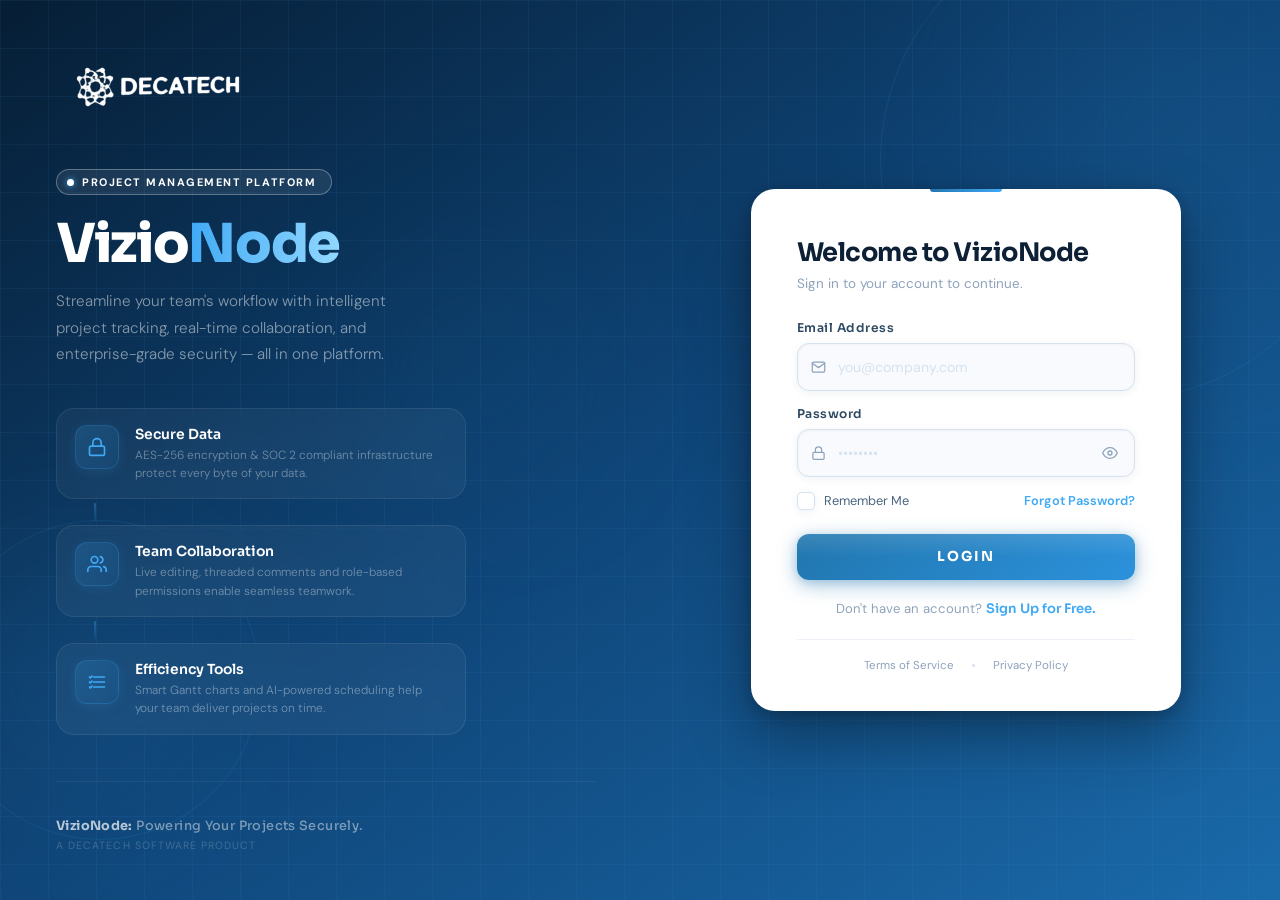
<file: index.html>
<!DOCTYPE html>
<html lang="en">
<head>
<meta charset="UTF-8">
<meta name="viewport" content="width=device-width, initial-scale=1.0">
<title>VizioNode — Login</title>
<link rel="preconnect" href="https://fonts.googleapis.com">
<link rel="preconnect" href="https://fonts.gstatic.com" crossorigin>
<link href="https://fonts.googleapis.com/css2?family=Sora:wght@300;400;500;600;700;800&family=DM+Sans:ital,opsz,wght@0,9..40,300;0,9..40,400;0,9..40,500;1,9..40,300&display=swap" rel="stylesheet">
<link rel="stylesheet" href="style.css">
</head>
<body>
<div class="split">
  <div class="blob b1"></div>
  <div class="blob b2"></div>
  <div class="blob b3"></div>
  <div class="ring ring-1"></div>
  <div class="ring ring-2"></div>

<!-- ══════════════ LEFT ══════════════ -->
<div class="left">

  <div class="logo-row">
    <div class="logo-box">
      <img src="sitelogo.png" alt="DECATECH Logo">
    </div>
  </div>

  <div class="left-center">
    <div class="badge">
      <div class="badge-dot"></div>
      <span class="badge-text">Project Management Platform</span>
    </div>
    <h1 class="app-title">Vizio<span class="gradient">Node</span></h1>
    <p class="app-desc">Streamline your team's workflow with intelligent project tracking, real-time collaboration, and enterprise-grade security — all in one platform.</p>

    <div class="features">
      <div class="feat-item">
        <div class="feat-icon">
          <svg viewBox="0 0 24 24" fill="none" stroke="currentColor" stroke-width="2" stroke-linecap="round" stroke-linejoin="round"><rect x="3" y="11" width="18" height="11" rx="2"/><path d="M7 11V7a5 5 0 0 1 10 0v4"/></svg>
        </div>
        <div class="feat-body">
          <div class="feat-title">Secure Data</div>
          <div class="feat-desc">AES-256 encryption &amp; SOC 2 compliant infrastructure protect every byte of your data.</div>
        </div>
      </div>
      <div class="connector"><div class="connector-line"></div></div>
      <div class="feat-item">
        <div class="feat-icon">
          <svg viewBox="0 0 24 24" fill="none" stroke="currentColor" stroke-width="2" stroke-linecap="round" stroke-linejoin="round"><path d="M17 21v-2a4 4 0 0 0-4-4H5a4 4 0 0 0-4 4v2"/><circle cx="9" cy="7" r="4"/><path d="M23 21v-2a4 4 0 0 0-3-3.87"/><path d="M16 3.13a4 4 0 0 1 0 7.75"/></svg>
        </div>
        <div class="feat-body">
          <div class="feat-title">Team Collaboration</div>
          <div class="feat-desc">Live editing, threaded comments and role-based permissions enable seamless teamwork.</div>
        </div>
      </div>
      <div class="connector"><div class="connector-line"></div></div>
      <div class="feat-item">
        <div class="feat-icon">
          <svg viewBox="0 0 24 24" fill="none" stroke="currentColor" stroke-width="2" stroke-linecap="round" stroke-linejoin="round"><line x1="8" y1="6" x2="21" y2="6"/><line x1="8" y1="12" x2="21" y2="12"/><line x1="8" y1="18" x2="21" y2="18"/><polyline points="3 6 4 7 6 5"/><polyline points="3 12 4 13 6 11"/><polyline points="3 18 4 19 6 17"/></svg>
        </div>
        <div class="feat-body">
          <div class="feat-title">Efficiency Tools</div>
          <div class="feat-desc">Smart Gantt charts and AI-powered scheduling help your team deliver projects on time.</div>
        </div>
      </div>
    </div>
  </div>

  <div class="left-footer">
    <p class="tagline"><strong>VizioNode:</strong> Powering Your Projects Securely.</p>
    <p class="product-of">A DECATECH Software Product</p>
  </div>
</div>

<!-- ══════════════ RIGHT ══════════════ -->
<div class="right">
  <div class="login-card">
    <div class="card-header">
      <h2 class="card-title">Welcome to VizioNode</h2>
      <p class="card-subtitle">Sign in to your account to continue.</p>
    </div>

    <div class="form-group">
      <label class="form-label" for="username">Email Address</label>
      <div class="input-wrap">
        <span class="input-icon">
          <svg viewBox="0 0 24 24" fill="none" stroke="currentColor" stroke-width="2" stroke-linecap="round" stroke-linejoin="round"><path d="M4 4h16c1.1 0 2 .9 2 2v12c0 1.1-.9 2-2 2H4c-1.1 0-2-.9-2-2V6c0-1.1.9-2 2-2z"/><polyline points="22,6 12,13 2,6"/></svg>
        </span>
        <input type="text" id="username" name="email" placeholder="you@company.com" autocomplete="username">
      </div>
    </div>

    <div class="form-group">
      <label class="form-label" for="password">Password</label>
      <div class="input-wrap">
        <span class="input-icon">
          <svg viewBox="0 0 24 24" fill="none" stroke="currentColor" stroke-width="2" stroke-linecap="round" stroke-linejoin="round"><rect x="3" y="11" width="18" height="11" rx="2"/><path d="M7 11V7a5 5 0 0 1 10 0v4"/></svg>
        </span>
        <input type="password" id="password" name="password" placeholder="••••••••" autocomplete="current-password">
        <button class="toggle-pass" id="togglePass" type="button" aria-label="Şifreyi göster">
          <svg id="eyeOn" viewBox="0 0 24 24" fill="none" stroke="currentColor" stroke-width="2" stroke-linecap="round" stroke-linejoin="round"><path d="M1 12s4-8 11-8 11 8 11 8-4 8-11 8-11-8-11-8z"/><circle cx="12" cy="12" r="3"/></svg>
          <svg id="eyeOff" style="display:none" viewBox="0 0 24 24" fill="none" stroke="currentColor" stroke-width="2" stroke-linecap="round" stroke-linejoin="round"><path d="M17.94 17.94A10.07 10.07 0 0 1 12 20c-7 0-11-8-11-8a18.45 18.45 0 0 1 5.06-5.94"/><path d="M9.9 4.24A9.12 9.12 0 0 1 12 4c7 0 11 8 11 8a18.5 18.5 0 0 1-2.16 3.19"/><line x1="1" y1="1" x2="23" y2="23"/></svg>
        </button>
      </div>
    </div>

    <div class="form-row">
      <label class="checkbox-label">
        <input type="checkbox" id="remember" name="remember" value="1">
        <div class="custom-check">
          <svg viewBox="0 0 12 12" fill="none" stroke="currentColor" stroke-width="2.5" stroke-linecap="round" stroke-linejoin="round"><polyline points="2 6 5 9 10 3"/></svg>
        </div>
        <span class="checkbox-text">Remember Me</span>
      </label>
      <a href="#" class="forgot-link">Forgot Password?</a>
    </div>

    <button class="btn-login" type="submit">LOGIN</button>

    <div class="signup-row">
      <p>Don't have an account? <a href="#" class="signup-link">Sign Up for Free.</a></p>
    </div>

    <div class="card-footer">
      <a href="#" class="policy-link">Terms of Service</a>
      <div class="footer-sep"></div>
      <a href="#" class="policy-link">Privacy Policy</a>
    </div>
  </div>
</div>

</div>
<script src="script.js"></script>
</body>
</html>
</file>
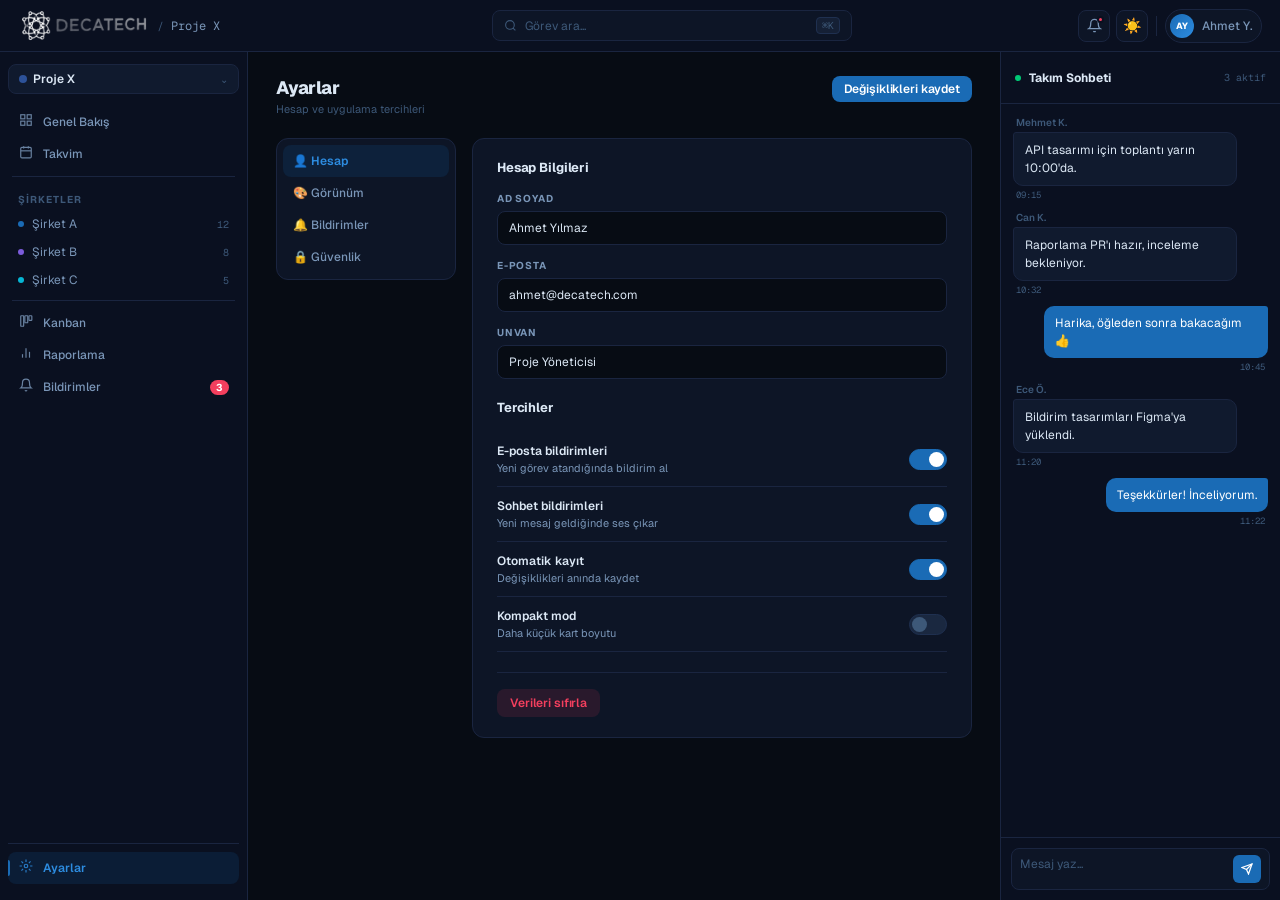
<file: ayarlar.html>
<!DOCTYPE html>
<html lang="tr">
<head>
<meta charset="UTF-8">
<meta name="viewport" content="width=device-width, initial-scale=1.0">
<title>Ayarlar — DECATECH</title>
<link rel="stylesheet" href="shared.css">
<link href="https://fonts.googleapis.com/css2?family=Geist:wght@300;400;500;600;700;800;900&family=Geist+Mono:wght@400;500;600&display=swap" rel="stylesheet">
</head>
<body>
<header class="topbar">
  <div class="logo-wrap">
    <img class="logo-img" src="[data-uri]" alt="DECATECH">
    <span class="logo-sep">/</span>
    <span class="logo-proj" id="topbarProjName">Proje X</span>
  </div>
  <div class="topbar-center">
    <div class="search-field">
      <svg width="13" height="13" viewBox="0 0 24 24" fill="none" stroke="currentColor" stroke-width="2" style="color:var(--text3);flex-shrink:0"><circle cx="11" cy="11" r="8"/><path d="m21 21-4.35-4.35"/></svg>
      <input type="text" placeholder="Görev ara..." id="searchInput" oninput="typeof handleSearch!=='undefined'&&handleSearch(this.value)">
      <div class="search-kbd">⌘K</div>
    </div>
  </div>
  <div class="topbar-right">
    <div class="tb-btn" onclick="window.location='bildirimler.html'" title="Bildirimler">
      <svg width="15" height="15" viewBox="0 0 24 24" fill="none" stroke="currentColor" stroke-width="2"><path d="M18 8A6 6 0 0 0 6 8c0 7-3 9-3 9h18s-3-2-3-9"/><path d="M13.73 21a2 2 0 0 1-3.46 0"/></svg>
      <div class="tb-notif-dot" id="notifDot"></div>
    </div>
    <div class="theme-toggle" id="themeToggleBtn" onclick="toggleTheme()" title="Tema değiştir">🌙</div>
    <div class="topbar-divider"></div>
    <div class="user-pill"><div class="user-av" id="userPillAv">AY</div><div class="user-name" id="userPillName">Ahmet Y.</div></div>
  </div>
</header>
<div class="layout">
<aside class="sidebar">
  <div class="proj-switcher-row" onclick="toggleProjDD()">
    <div class="proj-color-dot" id="projColorDot" style="background:var(--accent2)"></div>
    <div class="proj-switcher-name" id="sidebarProjName">Proje X</div>
    <div class="proj-switcher-chevron" id="projChevron">⌄</div>
  </div>
  <div class="proj-dropdown" id="projDD">
    <div id="projDDList"></div>
    <div class="pd-divider"></div>
    <div class="pd-add" onclick="openProjModal()">＋ Yeni proje</div>
  </div>
  <a class="nav-item" href="index.html" id="nav-genel"><span class="nav-icon"><svg width="14" height="14" viewBox="0 0 24 24" fill="none" stroke="currentColor" stroke-width="2"><rect x="3" y="3" width="7" height="7"/><rect x="14" y="3" width="7" height="7"/><rect x="14" y="14" width="7" height="7"/><rect x="3" y="14" width="7" height="7"/></svg></span>Genel Bakış</a>
  <a class="nav-item" href="takvim.html" id="nav-takvim"><span class="nav-icon"><svg width="14" height="14" viewBox="0 0 24 24" fill="none" stroke="currentColor" stroke-width="2"><rect x="3" y="4" width="18" height="18" rx="2"/><line x1="16" y1="2" x2="16" y2="6"/><line x1="8" y1="2" x2="8" y2="6"/><line x1="3" y1="10" x2="21" y2="10"/></svg></span>Takvim</a>
  <div class="sidebar-divider"></div>
  <div class="nav-section">Şirketler</div>
  <div class="company-item"><div class="company-dot" style="background:var(--accent2)"></div><div class="company-label">Şirket A</div><div class="company-count">12</div></div>
  <div class="company-item"><div class="company-dot" style="background:var(--violet)"></div><div class="company-label">Şirket B</div><div class="company-count">8</div></div>
  <div class="company-item"><div class="company-dot" style="background:var(--cyan)"></div><div class="company-label">Şirket C</div><div class="company-count">5</div></div>
  <div class="sidebar-divider"></div>
  <a class="nav-item" href="kanban.html" id="nav-kanban"><span class="nav-icon"><svg width="14" height="14" viewBox="0 0 24 24" fill="none" stroke="currentColor" stroke-width="2"><rect x="3" y="3" width="5" height="18" rx="1"/><rect x="10" y="3" width="5" height="12" rx="1"/><rect x="17" y="3" width="5" height="8" rx="1"/></svg></span>Kanban</a>
  <a class="nav-item" href="raporlama.html" id="nav-raporlama"><span class="nav-icon"><svg width="14" height="14" viewBox="0 0 24 24" fill="none" stroke="currentColor" stroke-width="2"><line x1="18" y1="20" x2="18" y2="10"/><line x1="12" y1="20" x2="12" y2="4"/><line x1="6" y1="20" x2="6" y2="14"/></svg></span>Raporlama</a>
  <a class="nav-item" href="bildirimler.html" id="nav-bildirimler"><span class="nav-icon"><svg width="14" height="14" viewBox="0 0 24 24" fill="none" stroke="currentColor" stroke-width="2"><path d="M18 8A6 6 0 0 0 6 8c0 7-3 9-3 9h18s-3-2-3-9"/><path d="M13.73 21a2 2 0 0 1-3.46 0"/></svg></span>Bildirimler<span class="nav-badge" id="navBadge">0</span></a>
  <div class="sidebar-footer">
    <a class="nav-item" href="ayarlar.html" id="nav-ayarlar"><span class="nav-icon"><svg width="14" height="14" viewBox="0 0 24 24" fill="none" stroke="currentColor" stroke-width="2"><circle cx="12" cy="12" r="3"/><path d="M12 1v4M12 19v4M4.22 4.22l2.83 2.83M16.95 16.95l2.83 2.83M1 12h4M19 12h4M4.22 19.78l2.83-2.83M16.95 7.05l2.83-2.83"/></svg></span>Ayarlar</a>
  </div>
</aside>
<main class="main"><div class="page">

<div class="pg-header">
  <div><div class="pg-title">Ayarlar</div><div class="pg-sub">Hesap ve uygulama tercihleri</div></div>
  <button class="btn btn-primary btn-sm" onclick="saveSettings()">Değişiklikleri kaydet</button>
</div>
<div class="settings-layout">
  <div class="settings-nav">
    <div class="settings-nav-item active">👤 Hesap</div>
    <div class="settings-nav-item">🎨 Görünüm</div>
    <div class="settings-nav-item">🔔 Bildirimler</div>
    <div class="settings-nav-item">🔒 Güvenlik</div>
  </div>
  <div class="settings-content">
    <div class="settings-group-title">Hesap Bilgileri</div>
    <div class="field-row"><label class="field-label">Ad Soyad</label><input class="field-input" type="text" id="stgName" placeholder="Ad Soyad"></div>
    <div class="field-row"><label class="field-label">E-posta</label><input class="field-input" type="email" id="stgEmail" placeholder="E-posta"></div>
    <div class="field-row"><label class="field-label">Unvan</label><input class="field-input" type="text" id="stgRole" placeholder="Unvan"></div>
    <div class="settings-group-title" style="margin-top:20px">Tercihler</div>
    <div class="toggle-row"><div class="toggle-info"><div class="toggle-title">E-posta bildirimleri</div><div class="toggle-desc">Yeni görev atandığında bildirim al</div></div><div class="toggle-switch on" onclick="this.classList.toggle('on')"></div></div>
    <div class="toggle-row"><div class="toggle-info"><div class="toggle-title">Sohbet bildirimleri</div><div class="toggle-desc">Yeni mesaj geldiğinde ses çıkar</div></div><div class="toggle-switch on" onclick="this.classList.toggle('on')"></div></div>
    <div class="toggle-row"><div class="toggle-info"><div class="toggle-title">Otomatik kayıt</div><div class="toggle-desc">Değişiklikleri anında kaydet</div></div><div class="toggle-switch on" onclick="this.classList.toggle('on')"></div></div>
    <div class="toggle-row"><div class="toggle-info"><div class="toggle-title">Kompakt mod</div><div class="toggle-desc">Daha küçük kart boyutu</div></div><div class="toggle-switch" onclick="this.classList.toggle('on')"></div></div>
    <div style="margin-top:20px;padding-top:16px;border-top:1px solid var(--border)">
      <button class="btn btn-danger btn-sm" onclick="if(confirm('Tüm veriler silinecek!')){{localStorage.clear();window.location.reload()}}">Verileri sıfırla</button>
    </div>
  </div>
</div>

</div></main>
<aside class="chat">
  <div class="chat-header"><div class="chat-status-dot"></div><div class="chat-header-title">Takım Sohbeti</div><div class="chat-members">3 aktif</div></div>
  <div class="chat-msgs" id="chatMsgs"></div>
  <div class="chat-input-area"><div class="chat-input-box">
    <textarea class="chat-input" id="chatInput" placeholder="Mesaj yaz..." rows="1" onkeydown="if(event.key==='Enter'&&!event.shiftKey){event.preventDefault();sendMsg()}"></textarea>
    <button class="chat-send" onclick="sendMsg()"><svg width="12" height="12" viewBox="0 0 24 24" fill="none" stroke="currentColor" stroke-width="2.5"><line x1="22" y1="2" x2="11" y2="13"/><polygon points="22 2 15 22 11 13 2 9 22 2"/></svg></button>
  </div></div>
</aside>
</div>
<div class="modal-backdrop" id="projModalBg">
  <div class="modal">
    <div class="modal-header"><div class="modal-title">Yeni Proje</div><div class="modal-close" onclick="closeProjModal()">✕</div></div>
    <div class="field-row"><label class="field-label">Ad *</label><input class="field-input" type="text" id="pName" placeholder="Proje adı..."></div>
    <div class="field-row"><label class="field-label">Renk</label><select class="field-select" id="pColor"><option value="#2d5299">Lacivert</option><option value="#8b5cf6">Mor</option><option value="#00c875">Yeşil</option><option value="#f59e0b">Amber</option><option value="#f43f5e">Kırmızı</option></select></div>
    <div class="modal-footer"><button class="btn btn-ghost btn-sm" onclick="closeProjModal()">İptal</button><button class="btn btn-primary btn-sm" onclick="createProj()">Oluştur</button></div>
  </div>
</div>
<div class="modal-backdrop" id="taskModalBg">
  <div class="modal">
    <div class="modal-header"><div class="modal-title" id="taskModalTitle">Yeni Görev</div><div class="modal-close" onclick="closeTaskModal()">✕</div></div>
    <div class="field-row"><label class="field-label">Başlık *</label><input class="field-input" type="text" id="mTitle" placeholder="Görev başlığı..."></div>
    <div class="field-row"><label class="field-label">Açıklama</label><textarea class="field-textarea" id="mDesc"></textarea></div>
    <div class="field-grid2">
      <div class="field-row"><label class="field-label">Kategori</label><select class="field-select" id="mTag"><option value="pill-blue">Frontend</option><option value="pill-violet">Backend</option><option value="pill-green">Tasarım</option><option value="pill-amber">DevOps</option><option value="pill-red">Kritik</option><option value="pill-cyan">Araştırma</option></select></div>
      <div class="field-row"><label class="field-label">Öncelik</label><select class="field-select" id="mPriority"><option value="pill-green">Düşük</option><option value="pill-amber">Orta</option><option value="pill-red">Yüksek</option></select></div>
    </div>
    <div class="field-grid2">
      <div class="field-row"><label class="field-label">Sorumlu</label><input class="field-input" type="text" id="mAssignee" placeholder="ör: AY"></div>
      <div class="field-row"><label class="field-label">Sütun</label><select class="field-select" id="mCol"><option value="todo">Yapılacak</option><option value="doing">Devam Ediyor</option><option value="done">Tamamlandı</option></select></div>
    </div>
    <div class="modal-footer"><button class="btn btn-ghost btn-sm" onclick="closeTaskModal()">İptal</button><button class="btn btn-primary btn-sm" onclick="saveTask()">Kaydet</button></div>
  </div>
</div>
<div class="toast-stack" id="toastStack"></div>
<script src="shared.js"></script>
<script>
document.getElementById('nav-ayarlar').classList.add('active');
function openProjModal(){document.getElementById('projDD').classList.remove('show');document.getElementById('pName').value='';document.getElementById('projModalBg').classList.add('open')}
function closeProjModal(){document.getElementById('projModalBg').classList.remove('open')}
function createProj(){
  const name=document.getElementById('pName').value.trim();
  if(!name){toast('Proje adı gerekli!','error');return}
  const color=document.getElementById('pColor').value;
  const projs=ST.projects;projs.push({id:'p'+Date.now(),name,color});
  ST.setProjects(projs);ST.setActiveProj(projs[projs.length-1].id);
  renderProjDD();closeProjModal();toast(name+' oluşturuldu','success');
}
['projModalBg','taskModalBg'].forEach(id=>{document.getElementById(id)?.addEventListener('click',e=>{if(e.target===e.currentTarget)document.getElementById(id).classList.remove('open')});});

function loadSettings() {
  const info = getUserInfo();
  document.getElementById('stgName').value  = info.name;
  document.getElementById('stgEmail').value = info.email;
  document.getElementById('stgRole').value  = info.role;
}
function saveSettings() {
  const name = document.getElementById('stgName').value.trim();
  if (!name) { toast('Ad Soyad boş bırakılamaz!', 'error'); return; }
  const info = {
    name:  name,
    email: document.getElementById('stgEmail').value.trim(),
    role:  document.getElementById('stgRole').value.trim(),
  };
  setUserInfo(info);
  renderUserPill();
  toast('Ayarlar kaydedildi ✓', 'success');
}

applyTheme(getTheme());renderProjDD();renderChat();updateBadge();renderUserPill();loadSettings();
</script>
</body></html>
</file>
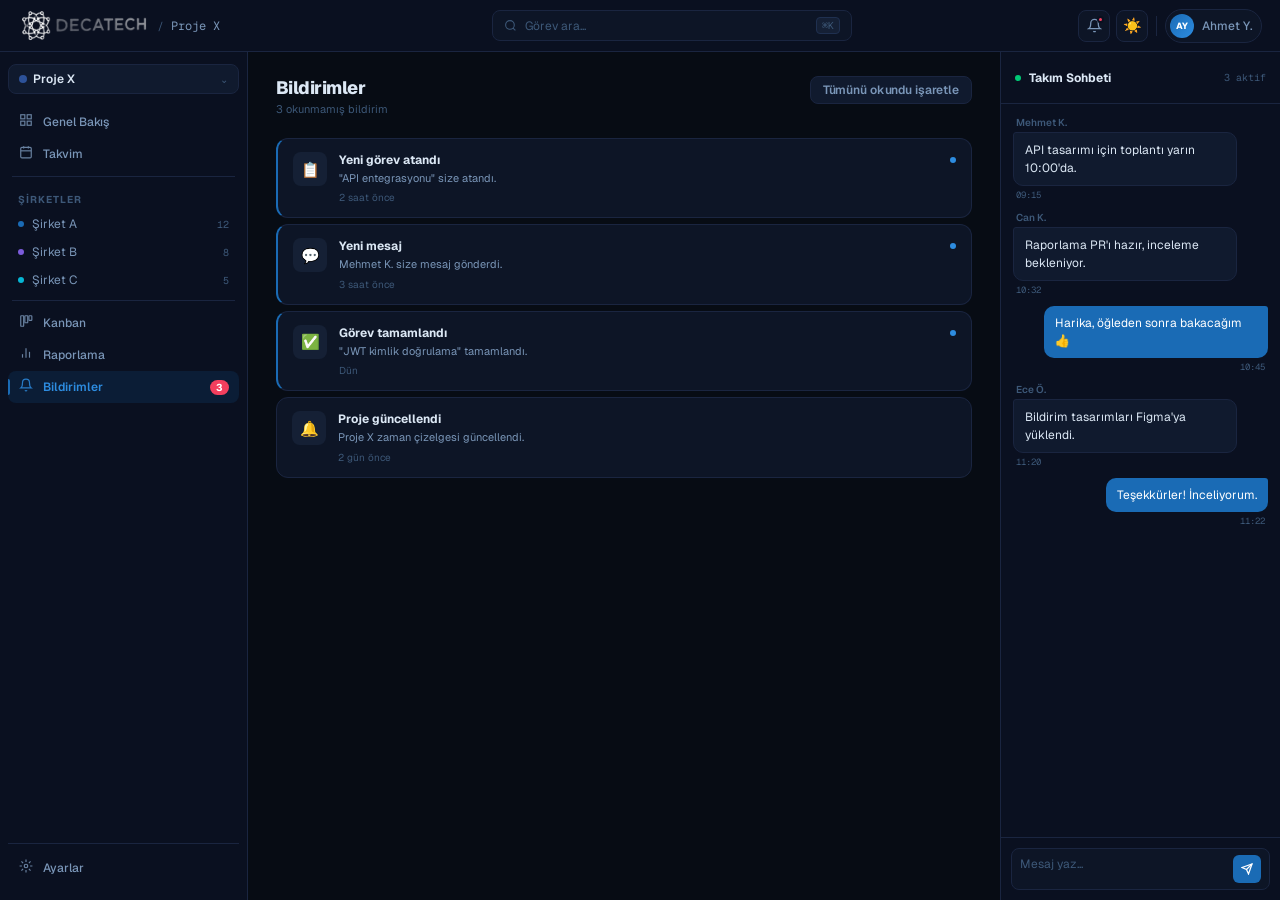
<file: bildirimler.html>
<!DOCTYPE html>
<html lang="tr">
<head>
<meta charset="UTF-8">
<meta name="viewport" content="width=device-width, initial-scale=1.0">
<title>Bildirimler — DECATECH</title>
<link rel="stylesheet" href="shared.css">
<link href="https://fonts.googleapis.com/css2?family=Geist:wght@300;400;500;600;700;800;900&family=Geist+Mono:wght@400;500;600&display=swap" rel="stylesheet">
</head>
<body>
<header class="topbar">
  <div class="logo-wrap">
    <img class="logo-img" src="[data-uri]" alt="DECATECH">
    <span class="logo-sep">/</span>
    <span class="logo-proj" id="topbarProjName">Proje X</span>
  </div>
  <div class="topbar-center">
    <div class="search-field">
      <svg width="13" height="13" viewBox="0 0 24 24" fill="none" stroke="currentColor" stroke-width="2" style="color:var(--text3);flex-shrink:0"><circle cx="11" cy="11" r="8"/><path d="m21 21-4.35-4.35"/></svg>
      <input type="text" placeholder="Görev ara..." id="searchInput" oninput="typeof handleSearch!=='undefined'&&handleSearch(this.value)">
      <div class="search-kbd">⌘K</div>
    </div>
  </div>
  <div class="topbar-right">
    <div class="tb-btn" onclick="window.location='bildirimler.html'" title="Bildirimler">
      <svg width="15" height="15" viewBox="0 0 24 24" fill="none" stroke="currentColor" stroke-width="2"><path d="M18 8A6 6 0 0 0 6 8c0 7-3 9-3 9h18s-3-2-3-9"/><path d="M13.73 21a2 2 0 0 1-3.46 0"/></svg>
      <div class="tb-notif-dot" id="notifDot"></div>
    </div>
    <div class="theme-toggle" id="themeToggleBtn" onclick="toggleTheme()" title="Tema değiştir">🌙</div>
    <div class="topbar-divider"></div>
    <div class="user-pill"><div class="user-av" id="userPillAv">AY</div><div class="user-name" id="userPillName">Ahmet Y.</div></div>
  </div>
</header>
<div class="layout">
<aside class="sidebar">
  <div class="proj-switcher-row" onclick="toggleProjDD()">
    <div class="proj-color-dot" id="projColorDot" style="background:var(--accent2)"></div>
    <div class="proj-switcher-name" id="sidebarProjName">Proje X</div>
    <div class="proj-switcher-chevron" id="projChevron">⌄</div>
  </div>
  <div class="proj-dropdown" id="projDD">
    <div id="projDDList"></div>
    <div class="pd-divider"></div>
    <div class="pd-add" onclick="openProjModal()">＋ Yeni proje</div>
  </div>
  <a class="nav-item" href="index.html" id="nav-genel"><span class="nav-icon"><svg width="14" height="14" viewBox="0 0 24 24" fill="none" stroke="currentColor" stroke-width="2"><rect x="3" y="3" width="7" height="7"/><rect x="14" y="3" width="7" height="7"/><rect x="14" y="14" width="7" height="7"/><rect x="3" y="14" width="7" height="7"/></svg></span>Genel Bakış</a>
  <a class="nav-item" href="takvim.html" id="nav-takvim"><span class="nav-icon"><svg width="14" height="14" viewBox="0 0 24 24" fill="none" stroke="currentColor" stroke-width="2"><rect x="3" y="4" width="18" height="18" rx="2"/><line x1="16" y1="2" x2="16" y2="6"/><line x1="8" y1="2" x2="8" y2="6"/><line x1="3" y1="10" x2="21" y2="10"/></svg></span>Takvim</a>
  <div class="sidebar-divider"></div>
  <div class="nav-section">Şirketler</div>
  <div class="company-item"><div class="company-dot" style="background:var(--accent2)"></div><div class="company-label">Şirket A</div><div class="company-count">12</div></div>
  <div class="company-item"><div class="company-dot" style="background:var(--violet)"></div><div class="company-label">Şirket B</div><div class="company-count">8</div></div>
  <div class="company-item"><div class="company-dot" style="background:var(--cyan)"></div><div class="company-label">Şirket C</div><div class="company-count">5</div></div>
  <div class="sidebar-divider"></div>
  <a class="nav-item" href="kanban.html" id="nav-kanban"><span class="nav-icon"><svg width="14" height="14" viewBox="0 0 24 24" fill="none" stroke="currentColor" stroke-width="2"><rect x="3" y="3" width="5" height="18" rx="1"/><rect x="10" y="3" width="5" height="12" rx="1"/><rect x="17" y="3" width="5" height="8" rx="1"/></svg></span>Kanban</a>
  <a class="nav-item" href="raporlama.html" id="nav-raporlama"><span class="nav-icon"><svg width="14" height="14" viewBox="0 0 24 24" fill="none" stroke="currentColor" stroke-width="2"><line x1="18" y1="20" x2="18" y2="10"/><line x1="12" y1="20" x2="12" y2="4"/><line x1="6" y1="20" x2="6" y2="14"/></svg></span>Raporlama</a>
  <a class="nav-item" href="bildirimler.html" id="nav-bildirimler"><span class="nav-icon"><svg width="14" height="14" viewBox="0 0 24 24" fill="none" stroke="currentColor" stroke-width="2"><path d="M18 8A6 6 0 0 0 6 8c0 7-3 9-3 9h18s-3-2-3-9"/><path d="M13.73 21a2 2 0 0 1-3.46 0"/></svg></span>Bildirimler<span class="nav-badge" id="navBadge">0</span></a>
  <div class="sidebar-footer">
    <a class="nav-item" href="ayarlar.html" id="nav-ayarlar"><span class="nav-icon"><svg width="14" height="14" viewBox="0 0 24 24" fill="none" stroke="currentColor" stroke-width="2"><circle cx="12" cy="12" r="3"/><path d="M12 1v4M12 19v4M4.22 4.22l2.83 2.83M16.95 16.95l2.83 2.83M1 12h4M19 12h4M4.22 19.78l2.83-2.83M16.95 7.05l2.83-2.83"/></svg></span>Ayarlar</a>
  </div>
</aside>
<main class="main"><div class="page">

<div class="pg-header">
  <div><div class="pg-title">Bildirimler</div><div class="pg-sub" id="notifSub"></div></div>
  <button class="btn btn-ghost btn-sm" onclick="markAllRead()">Tümünü okundu işaretle</button>
</div>
<div class="notif-list" id="notifList"></div>

</div></main>
<aside class="chat">
  <div class="chat-header"><div class="chat-status-dot"></div><div class="chat-header-title">Takım Sohbeti</div><div class="chat-members">3 aktif</div></div>
  <div class="chat-msgs" id="chatMsgs"></div>
  <div class="chat-input-area"><div class="chat-input-box">
    <textarea class="chat-input" id="chatInput" placeholder="Mesaj yaz..." rows="1" onkeydown="if(event.key==='Enter'&&!event.shiftKey){event.preventDefault();sendMsg()}"></textarea>
    <button class="chat-send" onclick="sendMsg()"><svg width="12" height="12" viewBox="0 0 24 24" fill="none" stroke="currentColor" stroke-width="2.5"><line x1="22" y1="2" x2="11" y2="13"/><polygon points="22 2 15 22 11 13 2 9 22 2"/></svg></button>
  </div></div>
</aside>
</div>
<div class="modal-backdrop" id="projModalBg">
  <div class="modal">
    <div class="modal-header"><div class="modal-title">Yeni Proje</div><div class="modal-close" onclick="closeProjModal()">✕</div></div>
    <div class="field-row"><label class="field-label">Ad *</label><input class="field-input" type="text" id="pName" placeholder="Proje adı..."></div>
    <div class="field-row"><label class="field-label">Renk</label><select class="field-select" id="pColor"><option value="#2d5299">Lacivert</option><option value="#8b5cf6">Mor</option><option value="#00c875">Yeşil</option><option value="#f59e0b">Amber</option><option value="#f43f5e">Kırmızı</option></select></div>
    <div class="modal-footer"><button class="btn btn-ghost btn-sm" onclick="closeProjModal()">İptal</button><button class="btn btn-primary btn-sm" onclick="createProj()">Oluştur</button></div>
  </div>
</div>
<div class="modal-backdrop" id="taskModalBg">
  <div class="modal">
    <div class="modal-header"><div class="modal-title" id="taskModalTitle">Yeni Görev</div><div class="modal-close" onclick="closeTaskModal()">✕</div></div>
    <div class="field-row"><label class="field-label">Başlık *</label><input class="field-input" type="text" id="mTitle" placeholder="Görev başlığı..."></div>
    <div class="field-row"><label class="field-label">Açıklama</label><textarea class="field-textarea" id="mDesc"></textarea></div>
    <div class="field-grid2">
      <div class="field-row"><label class="field-label">Kategori</label><select class="field-select" id="mTag"><option value="pill-blue">Frontend</option><option value="pill-violet">Backend</option><option value="pill-green">Tasarım</option><option value="pill-amber">DevOps</option><option value="pill-red">Kritik</option><option value="pill-cyan">Araştırma</option></select></div>
      <div class="field-row"><label class="field-label">Öncelik</label><select class="field-select" id="mPriority"><option value="pill-green">Düşük</option><option value="pill-amber">Orta</option><option value="pill-red">Yüksek</option></select></div>
    </div>
    <div class="field-grid2">
      <div class="field-row"><label class="field-label">Sorumlu</label><input class="field-input" type="text" id="mAssignee" placeholder="ör: AY"></div>
      <div class="field-row"><label class="field-label">Sütun</label><select class="field-select" id="mCol"><option value="todo">Yapılacak</option><option value="doing">Devam Ediyor</option><option value="done">Tamamlandı</option></select></div>
    </div>
    <div class="modal-footer"><button class="btn btn-ghost btn-sm" onclick="closeTaskModal()">İptal</button><button class="btn btn-primary btn-sm" onclick="saveTask()">Kaydet</button></div>
  </div>
</div>
<div class="toast-stack" id="toastStack"></div>
<script src="shared.js"></script>
<script>
document.getElementById('nav-bildirimler').classList.add('active');
function openProjModal(){document.getElementById('projDD').classList.remove('show');document.getElementById('pName').value='';document.getElementById('projModalBg').classList.add('open')}
function closeProjModal(){document.getElementById('projModalBg').classList.remove('open')}
function createProj(){
  const name=document.getElementById('pName').value.trim();
  if(!name){toast('Proje adı gerekli!','error');return}
  const color=document.getElementById('pColor').value;
  const projs=ST.projects;projs.push({id:'p'+Date.now(),name,color});
  ST.setProjects(projs);ST.setActiveProj(projs[projs.length-1].id);
  renderProjDD();closeProjModal();toast(name+' oluşturuldu','success');
}
['projModalBg','taskModalBg'].forEach(id=>{document.getElementById(id)?.addEventListener('click',e=>{if(e.target===e.currentTarget)document.getElementById(id).classList.remove('open')});});

function renderNotifs(){
  const notifs=ST.notifs;
  const uc=notifs.filter(n=>n.unread).length;
  document.getElementById('notifSub').textContent=uc?`${uc} okunmamış bildirim`:'Tüm bildirimler okundu';
  document.getElementById('notifList').innerHTML=notifs.length?notifs.map(n=>`
    <div class="notif-item ${n.unread?'unread':''}" onclick="readNotif('${n.id}')">
      <div class="notif-icon-wrap">${n.icon}</div>
      <div class="notif-content"><div class="notif-title">${n.title}</div><div class="notif-body">${n.body}</div><div class="notif-time">${n.time}</div></div>
      ${n.unread?'<div class="notif-unread-dot"></div>':''}
    </div>`).join(''):'<div class="empty"><div class="empty-icon">🔔</div><div class="empty-text">Bildirim yok</div></div>';
}
function readNotif(id){const notifs=ST.notifs;const n=notifs.find(x=>x.id===id);if(n){n.unread=false;ST.setNotifs(notifs);updateBadge();renderNotifs()}}
function markAllRead(){const notifs=ST.notifs;notifs.forEach(n=>n.unread=false);ST.setNotifs(notifs);updateBadge();renderNotifs();toast('Tüm bildirimler okundu','success')}
renderNotifs();

applyTheme(getTheme());renderProjDD();renderChat();updateBadge();renderUserPill();
</script>
</body></html>
</file>
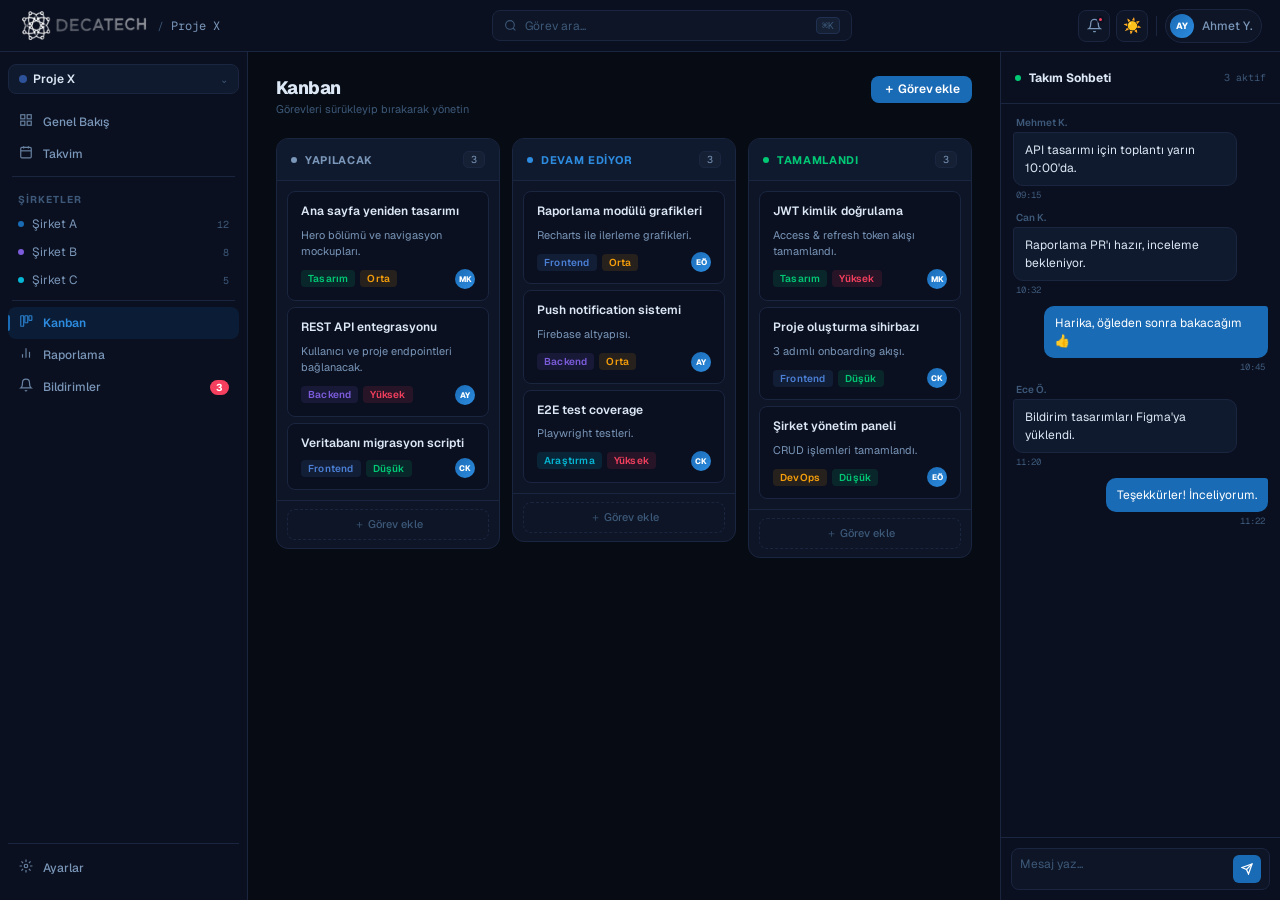
<file: kanban.html>
<!DOCTYPE html>
<html lang="tr">
<head>
<meta charset="UTF-8">
<meta name="viewport" content="width=device-width, initial-scale=1.0">
<title>Kanban — DECATECH</title>
<link rel="stylesheet" href="shared.css">
<link href="https://fonts.googleapis.com/css2?family=Geist:wght@300;400;500;600;700;800;900&family=Geist+Mono:wght@400;500;600&display=swap" rel="stylesheet">
</head>
<body>
<header class="topbar">
  <div class="logo-wrap">
    <img class="logo-img" src="[data-uri]" alt="DECATECH">
    <span class="logo-sep">/</span>
    <span class="logo-proj" id="topbarProjName">Proje X</span>
  </div>
  <div class="topbar-center">
    <div class="search-field">
      <svg width="13" height="13" viewBox="0 0 24 24" fill="none" stroke="currentColor" stroke-width="2" style="color:var(--text3);flex-shrink:0"><circle cx="11" cy="11" r="8"/><path d="m21 21-4.35-4.35"/></svg>
      <input type="text" placeholder="Görev ara..." id="searchInput" oninput="typeof handleSearch!=='undefined'&&handleSearch(this.value)">
      <div class="search-kbd">⌘K</div>
    </div>
  </div>
  <div class="topbar-right">
    <div class="tb-btn" onclick="window.location='bildirimler.html'" title="Bildirimler">
      <svg width="15" height="15" viewBox="0 0 24 24" fill="none" stroke="currentColor" stroke-width="2"><path d="M18 8A6 6 0 0 0 6 8c0 7-3 9-3 9h18s-3-2-3-9"/><path d="M13.73 21a2 2 0 0 1-3.46 0"/></svg>
      <div class="tb-notif-dot" id="notifDot"></div>
    </div>
    <div class="theme-toggle" id="themeToggleBtn" onclick="toggleTheme()" title="Tema değiştir">🌙</div>
    <div class="topbar-divider"></div>
    <div class="user-pill"><div class="user-av" id="userPillAv">AY</div><div class="user-name" id="userPillName">Ahmet Y.</div></div>
  </div>
</header>
<div class="layout">
<aside class="sidebar">
  <div class="proj-switcher-row" onclick="toggleProjDD()">
    <div class="proj-color-dot" id="projColorDot" style="background:var(--accent2)"></div>
    <div class="proj-switcher-name" id="sidebarProjName">Proje X</div>
    <div class="proj-switcher-chevron" id="projChevron">⌄</div>
  </div>
  <div class="proj-dropdown" id="projDD">
    <div id="projDDList"></div>
    <div class="pd-divider"></div>
    <div class="pd-add" onclick="openProjModal()">＋ Yeni proje</div>
  </div>
  <a class="nav-item" href="index.html" id="nav-genel"><span class="nav-icon"><svg width="14" height="14" viewBox="0 0 24 24" fill="none" stroke="currentColor" stroke-width="2"><rect x="3" y="3" width="7" height="7"/><rect x="14" y="3" width="7" height="7"/><rect x="14" y="14" width="7" height="7"/><rect x="3" y="14" width="7" height="7"/></svg></span>Genel Bakış</a>
  <a class="nav-item" href="takvim.html" id="nav-takvim"><span class="nav-icon"><svg width="14" height="14" viewBox="0 0 24 24" fill="none" stroke="currentColor" stroke-width="2"><rect x="3" y="4" width="18" height="18" rx="2"/><line x1="16" y1="2" x2="16" y2="6"/><line x1="8" y1="2" x2="8" y2="6"/><line x1="3" y1="10" x2="21" y2="10"/></svg></span>Takvim</a>
  <div class="sidebar-divider"></div>
  <div class="nav-section">Şirketler</div>
  <div class="company-item"><div class="company-dot" style="background:var(--accent2)"></div><div class="company-label">Şirket A</div><div class="company-count">12</div></div>
  <div class="company-item"><div class="company-dot" style="background:var(--violet)"></div><div class="company-label">Şirket B</div><div class="company-count">8</div></div>
  <div class="company-item"><div class="company-dot" style="background:var(--cyan)"></div><div class="company-label">Şirket C</div><div class="company-count">5</div></div>
  <div class="sidebar-divider"></div>
  <a class="nav-item" href="kanban.html" id="nav-kanban"><span class="nav-icon"><svg width="14" height="14" viewBox="0 0 24 24" fill="none" stroke="currentColor" stroke-width="2"><rect x="3" y="3" width="5" height="18" rx="1"/><rect x="10" y="3" width="5" height="12" rx="1"/><rect x="17" y="3" width="5" height="8" rx="1"/></svg></span>Kanban</a>
  <a class="nav-item" href="raporlama.html" id="nav-raporlama"><span class="nav-icon"><svg width="14" height="14" viewBox="0 0 24 24" fill="none" stroke="currentColor" stroke-width="2"><line x1="18" y1="20" x2="18" y2="10"/><line x1="12" y1="20" x2="12" y2="4"/><line x1="6" y1="20" x2="6" y2="14"/></svg></span>Raporlama</a>
  <a class="nav-item" href="bildirimler.html" id="nav-bildirimler"><span class="nav-icon"><svg width="14" height="14" viewBox="0 0 24 24" fill="none" stroke="currentColor" stroke-width="2"><path d="M18 8A6 6 0 0 0 6 8c0 7-3 9-3 9h18s-3-2-3-9"/><path d="M13.73 21a2 2 0 0 1-3.46 0"/></svg></span>Bildirimler<span class="nav-badge" id="navBadge">0</span></a>
  <div class="sidebar-footer">
    <a class="nav-item" href="ayarlar.html" id="nav-ayarlar"><span class="nav-icon"><svg width="14" height="14" viewBox="0 0 24 24" fill="none" stroke="currentColor" stroke-width="2"><circle cx="12" cy="12" r="3"/><path d="M12 1v4M12 19v4M4.22 4.22l2.83 2.83M16.95 16.95l2.83 2.83M1 12h4M19 12h4M4.22 19.78l2.83-2.83M16.95 7.05l2.83-2.83"/></svg></span>Ayarlar</a>
  </div>
</aside>
<main class="main"><div class="page">

<div class="pg-header">
  <div><div class="pg-title">Kanban</div><div class="pg-sub">Görevleri sürükleyip bırakarak yönetin</div></div>
  <button class="btn btn-primary btn-sm" onclick="openTaskModal('todo')">＋ Görev ekle</button>
</div>
<div class="kanban" id="mainBoard"></div>

</div></main>
<aside class="chat">
  <div class="chat-header"><div class="chat-status-dot"></div><div class="chat-header-title">Takım Sohbeti</div><div class="chat-members">3 aktif</div></div>
  <div class="chat-msgs" id="chatMsgs"></div>
  <div class="chat-input-area"><div class="chat-input-box">
    <textarea class="chat-input" id="chatInput" placeholder="Mesaj yaz..." rows="1" onkeydown="if(event.key==='Enter'&&!event.shiftKey){event.preventDefault();sendMsg()}"></textarea>
    <button class="chat-send" onclick="sendMsg()"><svg width="12" height="12" viewBox="0 0 24 24" fill="none" stroke="currentColor" stroke-width="2.5"><line x1="22" y1="2" x2="11" y2="13"/><polygon points="22 2 15 22 11 13 2 9 22 2"/></svg></button>
  </div></div>
</aside>
</div>
<div class="modal-backdrop" id="projModalBg">
  <div class="modal">
    <div class="modal-header"><div class="modal-title">Yeni Proje</div><div class="modal-close" onclick="closeProjModal()">✕</div></div>
    <div class="field-row"><label class="field-label">Ad *</label><input class="field-input" type="text" id="pName" placeholder="Proje adı..."></div>
    <div class="field-row"><label class="field-label">Renk</label><select class="field-select" id="pColor"><option value="#2d5299">Lacivert</option><option value="#8b5cf6">Mor</option><option value="#00c875">Yeşil</option><option value="#f59e0b">Amber</option><option value="#f43f5e">Kırmızı</option></select></div>
    <div class="modal-footer"><button class="btn btn-ghost btn-sm" onclick="closeProjModal()">İptal</button><button class="btn btn-primary btn-sm" onclick="createProj()">Oluştur</button></div>
  </div>
</div>
<div class="modal-backdrop" id="taskModalBg">
  <div class="modal">
    <div class="modal-header"><div class="modal-title" id="taskModalTitle">Yeni Görev</div><div class="modal-close" onclick="closeTaskModal()">✕</div></div>
    <div class="field-row"><label class="field-label">Başlık *</label><input class="field-input" type="text" id="mTitle" placeholder="Görev başlığı..."></div>
    <div class="field-row"><label class="field-label">Açıklama</label><textarea class="field-textarea" id="mDesc"></textarea></div>
    <div class="field-grid2">
      <div class="field-row"><label class="field-label">Kategori</label><select class="field-select" id="mTag"><option value="pill-blue">Frontend</option><option value="pill-violet">Backend</option><option value="pill-green">Tasarım</option><option value="pill-amber">DevOps</option><option value="pill-red">Kritik</option><option value="pill-cyan">Araştırma</option></select></div>
      <div class="field-row"><label class="field-label">Öncelik</label><select class="field-select" id="mPriority"><option value="pill-green">Düşük</option><option value="pill-amber">Orta</option><option value="pill-red">Yüksek</option></select></div>
    </div>
    <div class="field-grid2">
      <div class="field-row"><label class="field-label">Sorumlu</label><input class="field-input" type="text" id="mAssignee" placeholder="ör: AY"></div>
      <div class="field-row"><label class="field-label">Sütun</label><select class="field-select" id="mCol"><option value="todo">Yapılacak</option><option value="doing">Devam Ediyor</option><option value="done">Tamamlandı</option></select></div>
    </div>
    <div class="modal-footer"><button class="btn btn-ghost btn-sm" onclick="closeTaskModal()">İptal</button><button class="btn btn-primary btn-sm" onclick="saveTask()">Kaydet</button></div>
  </div>
</div>
<div class="toast-stack" id="toastStack"></div>
<script src="shared.js"></script>
<script>
document.getElementById('nav-kanban').classList.add('active');
function openProjModal(){document.getElementById('projDD').classList.remove('show');document.getElementById('pName').value='';document.getElementById('projModalBg').classList.add('open')}
function closeProjModal(){document.getElementById('projModalBg').classList.remove('open')}
function createProj(){
  const name=document.getElementById('pName').value.trim();
  if(!name){toast('Proje adı gerekli!','error');return}
  const color=document.getElementById('pColor').value;
  const projs=ST.projects;projs.push({id:'p'+Date.now(),name,color});
  ST.setProjects(projs);ST.setActiveProj(projs[projs.length-1].id);
  renderProjDD();closeProjModal();toast(name+' oluşturuldu','success');
}
['projModalBg','taskModalBg'].forEach(id=>{document.getElementById(id)?.addEventListener('click',e=>{if(e.target===e.currentTarget)document.getElementById(id).classList.remove('open')});});

let _editingTask = null;
function openTaskModal(col){_editingTask=null;document.getElementById('taskModalTitle').textContent='Yeni Görev';document.getElementById('mTitle').value='';document.getElementById('mDesc').value='';document.getElementById('mTag').value='pill-blue';document.getElementById('mPriority').value='pill-green';document.getElementById('mAssignee').value='';document.getElementById('mCol').value=col||'todo';document.getElementById('taskModalBg').classList.add('open');setTimeout(()=>document.getElementById('mTitle').focus(),100)}
function openEditTask(id){const t=ST.tasks.find(x=>x.id===id);if(!t)return;_editingTask=id;document.getElementById('taskModalTitle').textContent='Görevi Düzenle';document.getElementById('mTitle').value=t.title;document.getElementById('mDesc').value=t.desc||'';document.getElementById('mTag').value=t.tag;document.getElementById('mPriority').value=t.priority;document.getElementById('mAssignee').value=t.assignee||'';document.getElementById('mCol').value=t.col;document.getElementById('taskModalBg').classList.add('open')}
function closeTaskModal(){document.getElementById('taskModalBg').classList.remove('open');_editingTask=null}
function saveTask(){
  const title=document.getElementById('mTitle').value.trim();if(!title){toast('Başlık zorunlu!','error');return}
  const tasks=ST.tasks;
  if(_editingTask){const t=tasks.find(x=>x.id===_editingTask);Object.assign(t,{title,desc:document.getElementById('mDesc').value.trim(),tag:document.getElementById('mTag').value,priority:document.getElementById('mPriority').value,assignee:document.getElementById('mAssignee').value.trim().toUpperCase().slice(0,3),col:document.getElementById('mCol').value});toast('Güncellendi','success')}
  else{tasks.push({id:'t'+Date.now(),title,desc:document.getElementById('mDesc').value.trim(),col:document.getElementById('mCol').value,tag:document.getElementById('mTag').value,priority:document.getElementById('mPriority').value,assignee:document.getElementById('mAssignee').value.trim().toUpperCase().slice(0,3),created:Date.now()});addNotif('📋','Görev eklendi',`"${title}" oluşturuldu.`);toast('Görev eklendi','success')}
  ST.setTasks(tasks);closeTaskModal();renderKanban();
}
function delTask(id){const tasks=ST.tasks;const t=tasks.find(x=>x.id===id);if(!t)return;if(!confirm(`"${t.title}" silinsin mi?`))return;ST.setTasks(tasks.filter(x=>x.id!==id));toast('Silindi','info');renderKanban()}
function colHTML(colId,title,color,tasks){
  const ct=tasks.filter(t=>t.col===colId);
  return `<div class="k-col" id="col-${colId}" ondragover="dover(event,'${colId}')" ondrop="ddrop(event,'${colId}')" ondragleave="dleave('${colId}')">
    <div class="k-col-header"><div class="k-col-indicator" style="background:${color}"></div><div class="k-col-title" style="color:${color}">${title}</div><div class="k-col-count">${ct.length}</div></div>
    <div class="k-body" id="kb-${colId}">${ct.length?ct.map(taskCardHTML).join(''):'<div class="empty"><div class="empty-icon">📭</div><div class="empty-text">Görev yok</div></div>'}</div>
    <div class="k-footer"><button class="k-add" onclick="openTaskModal('${colId}')">＋ Görev ekle</button></div>
  </div>`;
}
function renderKanban(){const t=ST.tasks;document.getElementById('mainBoard').innerHTML=colHTML('todo','Yapılacak','var(--text2)',t)+colHTML('doing','Devam Ediyor','var(--accent-light)',t)+colHTML('done','Tamamlandı','var(--green)',t)}
function handleSearch(q){
  const lo=q.toLowerCase().trim();
  const tasks=lo?ST.tasks.filter(t=>t.title.toLowerCase().includes(lo)||(t.desc||'').toLowerCase().includes(lo)):ST.tasks;
  const el=document.getElementById('mainBoard');
  const cols=[['todo','Yapılacak','var(--text2)'],['doing','Devam Ediyor','var(--accent-light)'],['done','Tamamlandı','var(--green)']];
  el.innerHTML=cols.map(([id,title,color])=>{
    const ct=tasks.filter(t=>t.col===id);
    return `<div class="k-col"><div class="k-col-header"><div class="k-col-indicator" style="background:${color}"></div><div class="k-col-title" style="color:${color}">${title}</div><div class="k-col-count">${ct.length}</div></div><div class="k-body">${ct.length?ct.map(taskCardHTML).join(''):'<div class="empty"><div class="empty-icon">🔍</div><div class="empty-text">Sonuç yok</div></div>'}</div></div>`;
  }).join('');
}
renderKanban();

applyTheme(getTheme());renderProjDD();renderChat();updateBadge();renderUserPill();
</script>
</body></html>
</file>
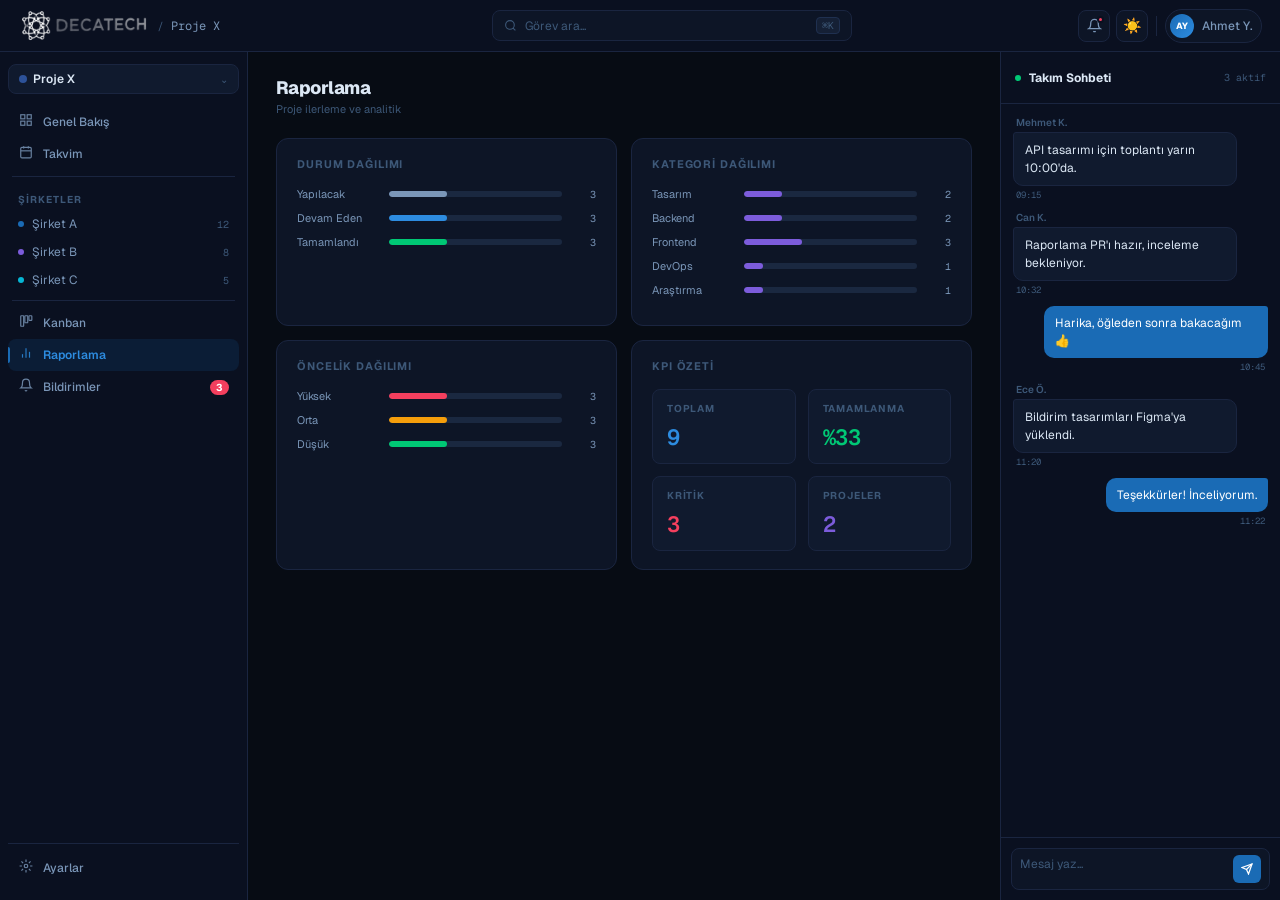
<file: raporlama.html>
<!DOCTYPE html>
<html lang="tr">
<head>
<meta charset="UTF-8">
<meta name="viewport" content="width=device-width, initial-scale=1.0">
<title>Raporlama — DECATECH</title>
<link rel="stylesheet" href="shared.css">
<link href="https://fonts.googleapis.com/css2?family=Geist:wght@300;400;500;600;700;800;900&family=Geist+Mono:wght@400;500;600&display=swap" rel="stylesheet">
</head>
<body>
<header class="topbar">
  <div class="logo-wrap">
    <img class="logo-img" src="[data-uri]" alt="DECATECH">
    <span class="logo-sep">/</span>
    <span class="logo-proj" id="topbarProjName">Proje X</span>
  </div>
  <div class="topbar-center">
    <div class="search-field">
      <svg width="13" height="13" viewBox="0 0 24 24" fill="none" stroke="currentColor" stroke-width="2" style="color:var(--text3);flex-shrink:0"><circle cx="11" cy="11" r="8"/><path d="m21 21-4.35-4.35"/></svg>
      <input type="text" placeholder="Görev ara..." id="searchInput" oninput="typeof handleSearch!=='undefined'&&handleSearch(this.value)">
      <div class="search-kbd">⌘K</div>
    </div>
  </div>
  <div class="topbar-right">
    <div class="tb-btn" onclick="window.location='bildirimler.html'" title="Bildirimler">
      <svg width="15" height="15" viewBox="0 0 24 24" fill="none" stroke="currentColor" stroke-width="2"><path d="M18 8A6 6 0 0 0 6 8c0 7-3 9-3 9h18s-3-2-3-9"/><path d="M13.73 21a2 2 0 0 1-3.46 0"/></svg>
      <div class="tb-notif-dot" id="notifDot"></div>
    </div>
    <div class="theme-toggle" id="themeToggleBtn" onclick="toggleTheme()" title="Tema değiştir">🌙</div>
    <div class="topbar-divider"></div>
    <div class="user-pill"><div class="user-av" id="userPillAv">AY</div><div class="user-name" id="userPillName">Ahmet Y.</div></div>
  </div>
</header>
<div class="layout">
<aside class="sidebar">
  <div class="proj-switcher-row" onclick="toggleProjDD()">
    <div class="proj-color-dot" id="projColorDot" style="background:var(--accent2)"></div>
    <div class="proj-switcher-name" id="sidebarProjName">Proje X</div>
    <div class="proj-switcher-chevron" id="projChevron">⌄</div>
  </div>
  <div class="proj-dropdown" id="projDD">
    <div id="projDDList"></div>
    <div class="pd-divider"></div>
    <div class="pd-add" onclick="openProjModal()">＋ Yeni proje</div>
  </div>
  <a class="nav-item" href="index.html" id="nav-genel"><span class="nav-icon"><svg width="14" height="14" viewBox="0 0 24 24" fill="none" stroke="currentColor" stroke-width="2"><rect x="3" y="3" width="7" height="7"/><rect x="14" y="3" width="7" height="7"/><rect x="14" y="14" width="7" height="7"/><rect x="3" y="14" width="7" height="7"/></svg></span>Genel Bakış</a>
  <a class="nav-item" href="takvim.html" id="nav-takvim"><span class="nav-icon"><svg width="14" height="14" viewBox="0 0 24 24" fill="none" stroke="currentColor" stroke-width="2"><rect x="3" y="4" width="18" height="18" rx="2"/><line x1="16" y1="2" x2="16" y2="6"/><line x1="8" y1="2" x2="8" y2="6"/><line x1="3" y1="10" x2="21" y2="10"/></svg></span>Takvim</a>
  <div class="sidebar-divider"></div>
  <div class="nav-section">Şirketler</div>
  <div class="company-item"><div class="company-dot" style="background:var(--accent2)"></div><div class="company-label">Şirket A</div><div class="company-count">12</div></div>
  <div class="company-item"><div class="company-dot" style="background:var(--violet)"></div><div class="company-label">Şirket B</div><div class="company-count">8</div></div>
  <div class="company-item"><div class="company-dot" style="background:var(--cyan)"></div><div class="company-label">Şirket C</div><div class="company-count">5</div></div>
  <div class="sidebar-divider"></div>
  <a class="nav-item" href="kanban.html" id="nav-kanban"><span class="nav-icon"><svg width="14" height="14" viewBox="0 0 24 24" fill="none" stroke="currentColor" stroke-width="2"><rect x="3" y="3" width="5" height="18" rx="1"/><rect x="10" y="3" width="5" height="12" rx="1"/><rect x="17" y="3" width="5" height="8" rx="1"/></svg></span>Kanban</a>
  <a class="nav-item" href="raporlama.html" id="nav-raporlama"><span class="nav-icon"><svg width="14" height="14" viewBox="0 0 24 24" fill="none" stroke="currentColor" stroke-width="2"><line x1="18" y1="20" x2="18" y2="10"/><line x1="12" y1="20" x2="12" y2="4"/><line x1="6" y1="20" x2="6" y2="14"/></svg></span>Raporlama</a>
  <a class="nav-item" href="bildirimler.html" id="nav-bildirimler"><span class="nav-icon"><svg width="14" height="14" viewBox="0 0 24 24" fill="none" stroke="currentColor" stroke-width="2"><path d="M18 8A6 6 0 0 0 6 8c0 7-3 9-3 9h18s-3-2-3-9"/><path d="M13.73 21a2 2 0 0 1-3.46 0"/></svg></span>Bildirimler<span class="nav-badge" id="navBadge">0</span></a>
  <div class="sidebar-footer">
    <a class="nav-item" href="ayarlar.html" id="nav-ayarlar"><span class="nav-icon"><svg width="14" height="14" viewBox="0 0 24 24" fill="none" stroke="currentColor" stroke-width="2"><circle cx="12" cy="12" r="3"/><path d="M12 1v4M12 19v4M4.22 4.22l2.83 2.83M16.95 16.95l2.83 2.83M1 12h4M19 12h4M4.22 19.78l2.83-2.83M16.95 7.05l2.83-2.83"/></svg></span>Ayarlar</a>
  </div>
</aside>
<main class="main"><div class="page">

<div class="pg-header">
  <div><div class="pg-title">Raporlama</div><div class="pg-sub">Proje ilerleme ve analitik</div></div>
</div>
<div class="reports-grid" id="reportsGrid"></div>

</div></main>
<aside class="chat">
  <div class="chat-header"><div class="chat-status-dot"></div><div class="chat-header-title">Takım Sohbeti</div><div class="chat-members">3 aktif</div></div>
  <div class="chat-msgs" id="chatMsgs"></div>
  <div class="chat-input-area"><div class="chat-input-box">
    <textarea class="chat-input" id="chatInput" placeholder="Mesaj yaz..." rows="1" onkeydown="if(event.key==='Enter'&&!event.shiftKey){event.preventDefault();sendMsg()}"></textarea>
    <button class="chat-send" onclick="sendMsg()"><svg width="12" height="12" viewBox="0 0 24 24" fill="none" stroke="currentColor" stroke-width="2.5"><line x1="22" y1="2" x2="11" y2="13"/><polygon points="22 2 15 22 11 13 2 9 22 2"/></svg></button>
  </div></div>
</aside>
</div>
<div class="modal-backdrop" id="projModalBg">
  <div class="modal">
    <div class="modal-header"><div class="modal-title">Yeni Proje</div><div class="modal-close" onclick="closeProjModal()">✕</div></div>
    <div class="field-row"><label class="field-label">Ad *</label><input class="field-input" type="text" id="pName" placeholder="Proje adı..."></div>
    <div class="field-row"><label class="field-label">Renk</label><select class="field-select" id="pColor"><option value="#2d5299">Lacivert</option><option value="#8b5cf6">Mor</option><option value="#00c875">Yeşil</option><option value="#f59e0b">Amber</option><option value="#f43f5e">Kırmızı</option></select></div>
    <div class="modal-footer"><button class="btn btn-ghost btn-sm" onclick="closeProjModal()">İptal</button><button class="btn btn-primary btn-sm" onclick="createProj()">Oluştur</button></div>
  </div>
</div>
<div class="modal-backdrop" id="taskModalBg">
  <div class="modal">
    <div class="modal-header"><div class="modal-title" id="taskModalTitle">Yeni Görev</div><div class="modal-close" onclick="closeTaskModal()">✕</div></div>
    <div class="field-row"><label class="field-label">Başlık *</label><input class="field-input" type="text" id="mTitle" placeholder="Görev başlığı..."></div>
    <div class="field-row"><label class="field-label">Açıklama</label><textarea class="field-textarea" id="mDesc"></textarea></div>
    <div class="field-grid2">
      <div class="field-row"><label class="field-label">Kategori</label><select class="field-select" id="mTag"><option value="pill-blue">Frontend</option><option value="pill-violet">Backend</option><option value="pill-green">Tasarım</option><option value="pill-amber">DevOps</option><option value="pill-red">Kritik</option><option value="pill-cyan">Araştırma</option></select></div>
      <div class="field-row"><label class="field-label">Öncelik</label><select class="field-select" id="mPriority"><option value="pill-green">Düşük</option><option value="pill-amber">Orta</option><option value="pill-red">Yüksek</option></select></div>
    </div>
    <div class="field-grid2">
      <div class="field-row"><label class="field-label">Sorumlu</label><input class="field-input" type="text" id="mAssignee" placeholder="ör: AY"></div>
      <div class="field-row"><label class="field-label">Sütun</label><select class="field-select" id="mCol"><option value="todo">Yapılacak</option><option value="doing">Devam Ediyor</option><option value="done">Tamamlandı</option></select></div>
    </div>
    <div class="modal-footer"><button class="btn btn-ghost btn-sm" onclick="closeTaskModal()">İptal</button><button class="btn btn-primary btn-sm" onclick="saveTask()">Kaydet</button></div>
  </div>
</div>
<div class="toast-stack" id="toastStack"></div>
<script src="shared.js"></script>
<script>
document.getElementById('nav-raporlama').classList.add('active');
function openProjModal(){document.getElementById('projDD').classList.remove('show');document.getElementById('pName').value='';document.getElementById('projModalBg').classList.add('open')}
function closeProjModal(){document.getElementById('projModalBg').classList.remove('open')}
function createProj(){
  const name=document.getElementById('pName').value.trim();
  if(!name){toast('Proje adı gerekli!','error');return}
  const color=document.getElementById('pColor').value;
  const projs=ST.projects;projs.push({id:'p'+Date.now(),name,color});
  ST.setProjects(projs);ST.setActiveProj(projs[projs.length-1].id);
  renderProjDD();closeProjModal();toast(name+' oluşturuldu','success');
}
['projModalBg','taskModalBg'].forEach(id=>{document.getElementById(id)?.addEventListener('click',e=>{if(e.target===e.currentTarget)document.getElementById(id).classList.remove('open')});});

function renderReports(){
  const tasks=ST.tasks;
  const todo=tasks.filter(t=>t.col==='todo').length;
  const doing=tasks.filter(t=>t.col==='doing').length;
  const done=tasks.filter(t=>t.col==='done').length;
  const total=tasks.length||1;
  const tagC={};tasks.forEach(t=>tagC[t.tag]=(tagC[t.tag]||0)+1);
  const prioC={'pill-red':0,'pill-amber':0,'pill-green':0};tasks.forEach(t=>prioC[t.priority]=(prioC[t.priority]||0)+1);
  document.getElementById('reportsGrid').innerHTML=`
    <div class="rpt-card"><div class="rpt-title">Durum Dağılımı</div>
      <div class="bar-row"><div class="bar-label">Yapılacak</div><div class="bar-track"><div class="bar-fill" style="width:${todo/total*100}%;background:var(--text2)"></div></div><div class="bar-val">${todo}</div></div>
      <div class="bar-row"><div class="bar-label">Devam Eden</div><div class="bar-track"><div class="bar-fill" style="width:${doing/total*100}%;background:var(--accent-light)"></div></div><div class="bar-val">${doing}</div></div>
      <div class="bar-row"><div class="bar-label">Tamamlandı</div><div class="bar-track"><div class="bar-fill" style="width:${done/total*100}%;background:var(--green)"></div></div><div class="bar-val">${done}</div></div>
    </div>
    <div class="rpt-card"><div class="rpt-title">Kategori Dağılımı</div>
      ${Object.entries(tagC).map(([tag,cnt])=>`<div class="bar-row"><div class="bar-label">${TAG_NAMES[tag]||tag}</div><div class="bar-track"><div class="bar-fill" style="width:${cnt/total*100}%;background:var(--violet)"></div></div><div class="bar-val">${cnt}</div></div>`).join('')}
    </div>
    <div class="rpt-card"><div class="rpt-title">Öncelik Dağılımı</div>
      <div class="bar-row"><div class="bar-label">Yüksek</div><div class="bar-track"><div class="bar-fill" style="width:${prioC['pill-red']/total*100}%;background:var(--red)"></div></div><div class="bar-val">${prioC['pill-red']}</div></div>
      <div class="bar-row"><div class="bar-label">Orta</div><div class="bar-track"><div class="bar-fill" style="width:${prioC['pill-amber']/total*100}%;background:var(--amber)"></div></div><div class="bar-val">${prioC['pill-amber']}</div></div>
      <div class="bar-row"><div class="bar-label">Düşük</div><div class="bar-track"><div class="bar-fill" style="width:${prioC['pill-green']/total*100}%;background:var(--green)"></div></div><div class="bar-val">${prioC['pill-green']}</div></div>
    </div>
    <div class="rpt-card"><div class="rpt-title">KPI Özeti</div>
      <div class="kpi-grid">
        <div class="kpi-item"><div class="kpi-label">Toplam</div><div class="kpi-val" style="color:var(--accent-light)">${total}</div></div>
        <div class="kpi-item"><div class="kpi-label">Tamamlanma</div><div class="kpi-val" style="color:var(--green)">%${Math.round(done/total*100)}</div></div>
        <div class="kpi-item"><div class="kpi-label">Kritik</div><div class="kpi-val" style="color:var(--red)">${prioC['pill-red']}</div></div>
        <div class="kpi-item"><div class="kpi-label">Projeler</div><div class="kpi-val" style="color:var(--violet)">${ST.projects.length}</div></div>
      </div>
    </div>`;
}
renderReports();

applyTheme(getTheme());renderProjDD();renderChat();updateBadge();renderUserPill();
</script>
</body></html>
</file>
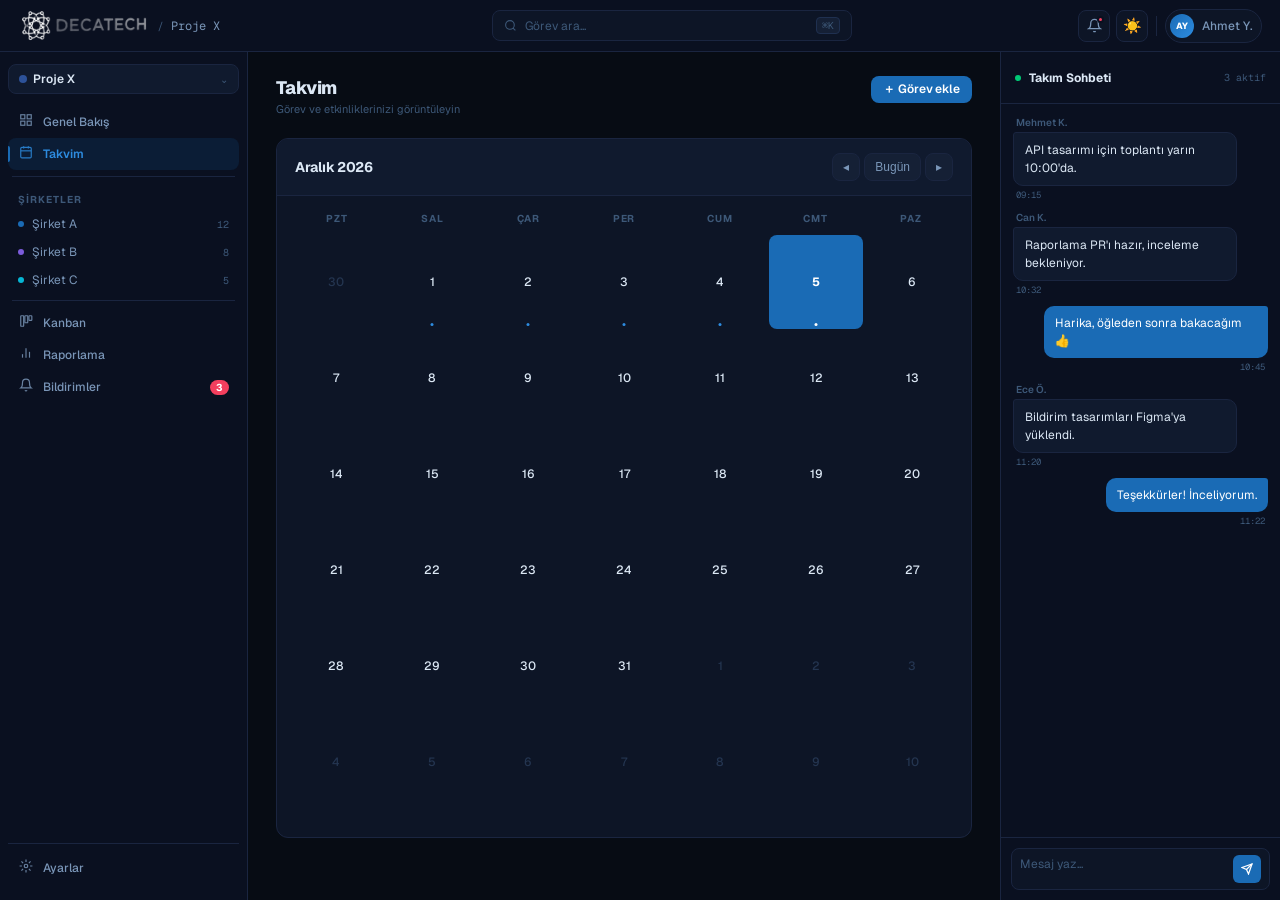
<file: takvim.html>
<!DOCTYPE html>
<html lang="tr">
<head>
<meta charset="UTF-8">
<meta name="viewport" content="width=device-width, initial-scale=1.0">
<title>Takvim — DECATECH</title>
<link rel="stylesheet" href="shared.css">
<link href="https://fonts.googleapis.com/css2?family=Geist:wght@300;400;500;600;700;800;900&family=Geist+Mono:wght@400;500;600&display=swap" rel="stylesheet">
</head>
<body>
<header class="topbar">
  <div class="logo-wrap">
    <img class="logo-img" src="[data-uri]" alt="DECATECH">
    <span class="logo-sep">/</span>
    <span class="logo-proj" id="topbarProjName">Proje X</span>
  </div>
  <div class="topbar-center">
    <div class="search-field">
      <svg width="13" height="13" viewBox="0 0 24 24" fill="none" stroke="currentColor" stroke-width="2" style="color:var(--text3);flex-shrink:0"><circle cx="11" cy="11" r="8"/><path d="m21 21-4.35-4.35"/></svg>
      <input type="text" placeholder="Görev ara..." id="searchInput" oninput="typeof handleSearch!=='undefined'&&handleSearch(this.value)">
      <div class="search-kbd">⌘K</div>
    </div>
  </div>
  <div class="topbar-right">
    <div class="tb-btn" onclick="window.location='bildirimler.html'" title="Bildirimler">
      <svg width="15" height="15" viewBox="0 0 24 24" fill="none" stroke="currentColor" stroke-width="2"><path d="M18 8A6 6 0 0 0 6 8c0 7-3 9-3 9h18s-3-2-3-9"/><path d="M13.73 21a2 2 0 0 1-3.46 0"/></svg>
      <div class="tb-notif-dot" id="notifDot"></div>
    </div>
    <div class="theme-toggle" id="themeToggleBtn" onclick="toggleTheme()" title="Tema değiştir">🌙</div>
    <div class="topbar-divider"></div>
    <div class="user-pill"><div class="user-av" id="userPillAv">AY</div><div class="user-name" id="userPillName">Ahmet Y.</div></div>
  </div>
</header>
<div class="layout">
<aside class="sidebar">
  <div class="proj-switcher-row" onclick="toggleProjDD()">
    <div class="proj-color-dot" id="projColorDot" style="background:var(--accent2)"></div>
    <div class="proj-switcher-name" id="sidebarProjName">Proje X</div>
    <div class="proj-switcher-chevron" id="projChevron">⌄</div>
  </div>
  <div class="proj-dropdown" id="projDD">
    <div id="projDDList"></div>
    <div class="pd-divider"></div>
    <div class="pd-add" onclick="openProjModal()">＋ Yeni proje</div>
  </div>
  <a class="nav-item" href="index.html" id="nav-genel"><span class="nav-icon"><svg width="14" height="14" viewBox="0 0 24 24" fill="none" stroke="currentColor" stroke-width="2"><rect x="3" y="3" width="7" height="7"/><rect x="14" y="3" width="7" height="7"/><rect x="14" y="14" width="7" height="7"/><rect x="3" y="14" width="7" height="7"/></svg></span>Genel Bakış</a>
  <a class="nav-item" href="takvim.html" id="nav-takvim"><span class="nav-icon"><svg width="14" height="14" viewBox="0 0 24 24" fill="none" stroke="currentColor" stroke-width="2"><rect x="3" y="4" width="18" height="18" rx="2"/><line x1="16" y1="2" x2="16" y2="6"/><line x1="8" y1="2" x2="8" y2="6"/><line x1="3" y1="10" x2="21" y2="10"/></svg></span>Takvim</a>
  <div class="sidebar-divider"></div>
  <div class="nav-section">Şirketler</div>
  <div class="company-item"><div class="company-dot" style="background:var(--accent2)"></div><div class="company-label">Şirket A</div><div class="company-count">12</div></div>
  <div class="company-item"><div class="company-dot" style="background:var(--violet)"></div><div class="company-label">Şirket B</div><div class="company-count">8</div></div>
  <div class="company-item"><div class="company-dot" style="background:var(--cyan)"></div><div class="company-label">Şirket C</div><div class="company-count">5</div></div>
  <div class="sidebar-divider"></div>
  <a class="nav-item" href="kanban.html" id="nav-kanban"><span class="nav-icon"><svg width="14" height="14" viewBox="0 0 24 24" fill="none" stroke="currentColor" stroke-width="2"><rect x="3" y="3" width="5" height="18" rx="1"/><rect x="10" y="3" width="5" height="12" rx="1"/><rect x="17" y="3" width="5" height="8" rx="1"/></svg></span>Kanban</a>
  <a class="nav-item" href="raporlama.html" id="nav-raporlama"><span class="nav-icon"><svg width="14" height="14" viewBox="0 0 24 24" fill="none" stroke="currentColor" stroke-width="2"><line x1="18" y1="20" x2="18" y2="10"/><line x1="12" y1="20" x2="12" y2="4"/><line x1="6" y1="20" x2="6" y2="14"/></svg></span>Raporlama</a>
  <a class="nav-item" href="bildirimler.html" id="nav-bildirimler"><span class="nav-icon"><svg width="14" height="14" viewBox="0 0 24 24" fill="none" stroke="currentColor" stroke-width="2"><path d="M18 8A6 6 0 0 0 6 8c0 7-3 9-3 9h18s-3-2-3-9"/><path d="M13.73 21a2 2 0 0 1-3.46 0"/></svg></span>Bildirimler<span class="nav-badge" id="navBadge">0</span></a>
  <div class="sidebar-footer">
    <a class="nav-item" href="ayarlar.html" id="nav-ayarlar"><span class="nav-icon"><svg width="14" height="14" viewBox="0 0 24 24" fill="none" stroke="currentColor" stroke-width="2"><circle cx="12" cy="12" r="3"/><path d="M12 1v4M12 19v4M4.22 4.22l2.83 2.83M16.95 16.95l2.83 2.83M1 12h4M19 12h4M4.22 19.78l2.83-2.83M16.95 7.05l2.83-2.83"/></svg></span>Ayarlar</a>
  </div>
</aside>
<main class="main"><div class="page">

<div class="pg-header">
  <div><div class="pg-title">Takvim</div><div class="pg-sub">Görev ve etkinliklerinizi görüntüleyin</div></div>
  <button class="btn btn-primary btn-sm" onclick="openTaskModal('todo')">＋ Görev ekle</button>
</div>
<div class="cal-card">
  <div class="cal-top">
    <div class="cal-month" id="calMonth"></div>
    <div class="cal-nav-row">
      <button class="cal-nav" onclick="calMove(-1)">◂</button>
      <button class="cal-nav cal-nav-today" onclick="calNow()">Bugün</button>
      <button class="cal-nav" onclick="calMove(1)">▸</button>
    </div>
  </div>
  <div class="cal-body">
    <div class="cal-days-head" id="calHead"></div>
    <div class="cal-grid" id="calGrid"></div>
    <div class="cal-tasks" id="calTasks"></div>
  </div>
</div>

</div></main>
<aside class="chat">
  <div class="chat-header"><div class="chat-status-dot"></div><div class="chat-header-title">Takım Sohbeti</div><div class="chat-members">3 aktif</div></div>
  <div class="chat-msgs" id="chatMsgs"></div>
  <div class="chat-input-area"><div class="chat-input-box">
    <textarea class="chat-input" id="chatInput" placeholder="Mesaj yaz..." rows="1" onkeydown="if(event.key==='Enter'&&!event.shiftKey){event.preventDefault();sendMsg()}"></textarea>
    <button class="chat-send" onclick="sendMsg()"><svg width="12" height="12" viewBox="0 0 24 24" fill="none" stroke="currentColor" stroke-width="2.5"><line x1="22" y1="2" x2="11" y2="13"/><polygon points="22 2 15 22 11 13 2 9 22 2"/></svg></button>
  </div></div>
</aside>
</div>
<div class="modal-backdrop" id="projModalBg">
  <div class="modal">
    <div class="modal-header"><div class="modal-title">Yeni Proje</div><div class="modal-close" onclick="closeProjModal()">✕</div></div>
    <div class="field-row"><label class="field-label">Ad *</label><input class="field-input" type="text" id="pName" placeholder="Proje adı..."></div>
    <div class="field-row"><label class="field-label">Renk</label><select class="field-select" id="pColor"><option value="#2d5299">Lacivert</option><option value="#8b5cf6">Mor</option><option value="#00c875">Yeşil</option><option value="#f59e0b">Amber</option><option value="#f43f5e">Kırmızı</option></select></div>
    <div class="modal-footer"><button class="btn btn-ghost btn-sm" onclick="closeProjModal()">İptal</button><button class="btn btn-primary btn-sm" onclick="createProj()">Oluştur</button></div>
  </div>
</div>
<div class="modal-backdrop" id="taskModalBg">
  <div class="modal">
    <div class="modal-header"><div class="modal-title" id="taskModalTitle">Yeni Görev</div><div class="modal-close" onclick="closeTaskModal()">✕</div></div>
    <div class="field-row"><label class="field-label">Başlık *</label><input class="field-input" type="text" id="mTitle" placeholder="Görev başlığı..."></div>
    <div class="field-row"><label class="field-label">Açıklama</label><textarea class="field-textarea" id="mDesc"></textarea></div>
    <div class="field-grid2">
      <div class="field-row"><label class="field-label">Kategori</label><select class="field-select" id="mTag"><option value="pill-blue">Frontend</option><option value="pill-violet">Backend</option><option value="pill-green">Tasarım</option><option value="pill-amber">DevOps</option><option value="pill-red">Kritik</option><option value="pill-cyan">Araştırma</option></select></div>
      <div class="field-row"><label class="field-label">Öncelik</label><select class="field-select" id="mPriority"><option value="pill-green">Düşük</option><option value="pill-amber">Orta</option><option value="pill-red">Yüksek</option></select></div>
    </div>
    <div class="field-grid2">
      <div class="field-row"><label class="field-label">Sorumlu</label><input class="field-input" type="text" id="mAssignee" placeholder="ör: AY"></div>
      <div class="field-row"><label class="field-label">Sütun</label><select class="field-select" id="mCol"><option value="todo">Yapılacak</option><option value="doing">Devam Ediyor</option><option value="done">Tamamlandı</option></select></div>
    </div>
    <div class="modal-footer"><button class="btn btn-ghost btn-sm" onclick="closeTaskModal()">İptal</button><button class="btn btn-primary btn-sm" onclick="saveTask()">Kaydet</button></div>
  </div>
</div>
<div class="toast-stack" id="toastStack"></div>
<script src="shared.js"></script>
<script>
document.getElementById('nav-takvim').classList.add('active');
function openProjModal(){document.getElementById('projDD').classList.remove('show');document.getElementById('pName').value='';document.getElementById('projModalBg').classList.add('open')}
function closeProjModal(){document.getElementById('projModalBg').classList.remove('open')}
function createProj(){
  const name=document.getElementById('pName').value.trim();
  if(!name){toast('Proje adı gerekli!','error');return}
  const color=document.getElementById('pColor').value;
  const projs=ST.projects;projs.push({id:'p'+Date.now(),name,color});
  ST.setProjects(projs);ST.setActiveProj(projs[projs.length-1].id);
  renderProjDD();closeProjModal();toast(name+' oluşturuldu','success');
}
['projModalBg','taskModalBg'].forEach(id=>{document.getElementById(id)?.addEventListener('click',e=>{if(e.target===e.currentTarget)document.getElementById(id).classList.remove('open')});});

let _calDate = new Date();
let _editingTask = null;
function openTaskModal(col){_editingTask=null;document.getElementById('taskModalTitle').textContent='Yeni Görev';document.getElementById('mTitle').value='';document.getElementById('mDesc').value='';document.getElementById('mTag').value='pill-blue';document.getElementById('mPriority').value='pill-green';document.getElementById('mAssignee').value='';document.getElementById('mCol').value=col||'todo';document.getElementById('taskModalBg').classList.add('open')}
function openEditTask(){}
function closeTaskModal(){document.getElementById('taskModalBg').classList.remove('open')}
function saveTask(){
  const title=document.getElementById('mTitle').value.trim();if(!title){toast('Başlık zorunlu!','error');return}
  const tasks=ST.tasks;tasks.push({id:'t'+Date.now(),title,desc:document.getElementById('mDesc').value.trim(),col:document.getElementById('mCol').value,tag:document.getElementById('mTag').value,priority:document.getElementById('mPriority').value,assignee:document.getElementById('mAssignee').value.trim().toUpperCase().slice(0,3),created:Date.now()});
  ST.setTasks(tasks);closeTaskModal();renderCalendar();toast('Görev eklendi','success');
}
function renderCalendar(){
  const y=_calDate.getFullYear(),m=_calDate.getMonth();
  const today=new Date();
  const MONTHS=['Ocak','Şubat','Mart','Nisan','Mayıs','Haziran','Temmuz','Ağustos','Eylül','Ekim','Kasım','Aralık'];
  const DAYS=['Pzt','Sal','Çar','Per','Cum','Cmt','Paz'];
  document.getElementById('calMonth').textContent=MONTHS[m]+' '+y;
  document.getElementById('calHead').innerHTML=DAYS.map(d=>`<div class="cal-dname">${d}</div>`).join('');
  let first=new Date(y,m,1).getDay()-1;if(first<0)first=6;
  const dim=new Date(y,m+1,0).getDate();
  const dprev=new Date(y,m,0).getDate();
  const taskDays=new Set(ST.tasks.map(t=>{const d=new Date(t.created);return d.getFullYear()===y&&d.getMonth()===m?d.getDate():null}).filter(Boolean));
  let html='';
  for(let i=first-1;i>=0;i--)html+=`<div class="cal-day dim">${dprev-i}</div>`;
  for(let d=1;d<=dim;d++){const iT=d===today.getDate()&&m===today.getMonth()&&y===today.getFullYear();html+=`<div class="cal-day ${iT?'today':''} ${taskDays.has(d)?'has-event':''}" onclick="calDayClick(${y},${m},${d})">${d}</div>`}
  const rem=42-(first+dim);for(let d=1;d<=rem;d++)html+=`<div class="cal-day dim">${d}</div>`;
  document.getElementById('calGrid').innerHTML=html;
  document.getElementById('calTasks').innerHTML='';
}
function calDayClick(y,m,d){
  const MONTHS=['Ocak','Şubat','Mart','Nisan','Mayıs','Haziran','Temmuz','Ağustos','Eylül','Ekim','Kasım','Aralık'];
  const dt=ST.tasks.filter(t=>{const td=new Date(t.created);return td.getFullYear()===y&&td.getMonth()===m&&td.getDate()===d});
  const el=document.getElementById('calTasks');
  if(!dt.length){el.innerHTML=`<div style="color:var(--text3);font-size:12px;padding:10px 0">${d} ${MONTHS[m]} tarihinde görev yok.</div>`;return}
  el.innerHTML=`<div class="cal-task-header">${d} ${MONTHS[m]} — ${dt.length} Görev</div>`+dt.map(t=>`<div class="k-card" style="margin-bottom:6px;cursor:default"><div class="k-card-title">${t.title}</div><div class="k-card-footer"><span class="pill ${t.tag}">${TAG_NAMES[t.tag]||t.tag}</span><span class="pill ${t.priority}">${PRIO_NAMES[t.priority]}</span></div></div>`).join('');
}
function calMove(dir){_calDate.setMonth(_calDate.getMonth()+dir);renderCalendar()}
function calNow(){_calDate=new Date();renderCalendar()}
renderCalendar();

applyTheme(getTheme());renderProjDD();renderChat();updateBadge();renderUserPill();
</script>
</body></html>
</file>
<file: style.css>
*,*::before,*::after{box-sizing:border-box;margin:0;padding:0}
:root{
  --navy-deep:#040f1c;
  --navy-dark:#0a3a5e;
  --navy-mid:#1a5a8e;
  --navy-light:#2176ae;
  --accent:#3fa9f5;
  --accent-2:#60c2ff;
  --accent-glow:rgba(63,169,245,0.22);
  --white:#ffffff;
  --off-white:#f2f6fc;
  --gray-50:#f8fafd;
  --gray-100:#edf1f7;
  --gray-200:#d5e2ef;
  --gray-400:#8fa3bb;
  --gray-600:#4a6580;
  --text-dark:#0d2035;
  --text-mid:#2d4a62;
  --r-lg:18px;
  --r-md:12px;
  --r-sm:9px;
  --shadow-card:0 32px 80px rgba(4,15,28,0.22),0 8px 24px rgba(4,15,28,0.12);
  --shadow-input:0 2px 8px rgba(10,58,94,0.07);
  --t:0.26s cubic-bezier(0.4,0,0.2,1);
}
html,body{height:100%;font-family:"DM Sans",sans-serif;background:var(--navy-deep)}

/* ── SPLIT ── */
.split{display:flex;min-height:100vh;position:relative;background:linear-gradient(145deg,#061e35 0%,#0F4578 50%,#1a6aaa 100%)}

/* ══════════════════════════════════════
   LEFT PANEL
══════════════════════════════════════ */
.left{
  flex:1;position:relative;
  background:transparent;
  display:flex;flex-direction:column;
  padding:48px 56px;overflow:hidden;min-height:100vh;
}

/* grid - now on split so it covers full page */
.split::before{
  content:"";position:absolute;inset:0;
  background-image:
    linear-gradient(rgba(63,169,245,0.07) 1px,transparent 1px),
    linear-gradient(90deg,rgba(63,169,245,0.07) 1px,transparent 1px);
  background-size:48px 48px;pointer-events:none;z-index:0;
}

/* blobs */
.blob{position:absolute;border-radius:50%;filter:blur(80px);pointer-events:none}
.b1{width:500px;height:500px;background:radial-gradient(circle,rgba(26,90,142,0.7) 0%,transparent 70%);top:-120px;right:-140px;opacity:0.6}
.b2{width:360px;height:360px;background:radial-gradient(circle,rgba(63,169,245,0.35) 0%,transparent 70%);bottom:40px;left:-100px;opacity:0.4}
.b3{width:260px;height:260px;background:radial-gradient(circle,rgba(15,79,126,0.8) 0%,transparent 70%);top:42%;left:38%;transform:translate(-50%,-50%);opacity:0.5}

/* floating ring decoration */
.ring{
  position:absolute;border-radius:50%;border:1px solid rgba(63,169,245,0.12);pointer-events:none;
  animation:spin-slow 28s linear infinite;
}
.ring-1{width:480px;height:480px;top:-80px;right:-80px;border-width:1px}
.ring-2{width:320px;height:320px;bottom:60px;left:-60px;animation-direction:reverse;animation-duration:20s}
@keyframes spin-slow{to{transform:rotate(360deg)}}

/* ── Logo ── */
.logo-row{display:flex;align-items:center;gap:14px;position:relative;z-index:2}
.logo-box{
  display:flex;align-items:center;
  background:transparent;
  border:none;
  flex-shrink:0;
}
.logo-box img{height:55px;width:auto;filter:brightness(0) invert(1);display:block;transform:scale(5);transform-origin:left center;margin-left:-40px;}
.logo-texts{}
.logo-name{font-family:"Sora",sans-serif;font-weight:800;font-size:1.15rem;color:#fff;letter-spacing:0.1em;display:block}
.logo-sub{font-size:0.68rem;color:rgba(255,255,255,0.4);letter-spacing:0.07em;font-weight:400;margin-top:2px;display:block}

/* ── Center ── */
.left-center{flex:1;display:flex;flex-direction:column;justify-content:center;position:relative;z-index:2;padding-top:24px}

.badge{
  display:inline-flex;align-items:center;gap:8px;
  background:rgba(255,255,255,0.08);
  border:1px solid rgba(255,255,255,0.3);
  border-radius:100px;padding:5px 15px 5px 10px;
  width:fit-content;margin-bottom:22px;
}
.badge-dot{width:7px;height:7px;background:#ffffff;border-radius:50%;animation:pulse 2.2s ease-in-out infinite;box-shadow:0 0 6px var(--accent)}
@keyframes pulse{0%,100%{opacity:1;transform:scale(1)}50%{opacity:0.5;transform:scale(1.4)}}
.badge-text{font-size:0.68rem;color:#ffffff;font-weight:700;letter-spacing:0.14em;text-transform:uppercase}

.app-title{
  font-family:"Sora",sans-serif;font-weight:800;
  font-size:clamp(2.8rem,4.2vw,4.2rem);
  color:#fff;line-height:1.02;letter-spacing:-0.025em;
  margin-bottom:16px;
}
.app-title .gradient{
  background:linear-gradient(95deg,var(--accent) 0%,#93d9ff 100%);
  -webkit-background-clip:text;-webkit-text-fill-color:transparent;background-clip:text;
}

.app-desc{
  color:rgba(255,255,255,0.5);font-size:0.95rem;line-height:1.75;
  max-width:370px;margin-bottom:40px;font-weight:300;
}

/* ── Feature Cards ── */
.features{display:flex;flex-direction:column;gap:0;max-width:410px}

.feat-item{
  display:flex;align-items:flex-start;gap:16px;
  background:rgba(255,255,255,0.045);
  border:1px solid rgba(255,255,255,0.08);
  border-radius:var(--r-lg);padding:16px 18px;
  cursor:default;
  transition:background var(--t),border-color var(--t),transform var(--t),box-shadow var(--t);
  backdrop-filter:blur(10px);
  position:relative;overflow:hidden;
}
.feat-item::before{
  content:"";position:absolute;inset:0;
  background:linear-gradient(135deg,rgba(63,169,245,0.06) 0%,transparent 60%);
  opacity:0;transition:opacity var(--t);
}
.feat-item:hover{background:rgba(63,169,245,0.09);border-color:rgba(63,169,245,0.28);transform:translateX(5px);box-shadow:0 6px 28px rgba(63,169,245,0.1)}
.feat-item:hover::before{opacity:1}

.feat-icon{
  width:44px;height:44px;flex-shrink:0;
  background:linear-gradient(135deg,rgba(63,169,245,0.18) 0%,rgba(26,90,142,0.28) 100%);
  border-radius:12px;display:flex;align-items:center;justify-content:center;
  border:1px solid rgba(63,169,245,0.2);
  box-shadow:0 2px 12px rgba(63,169,245,0.12);
  transition:all var(--t);
}
.feat-item:hover .feat-icon{background:linear-gradient(135deg,rgba(63,169,245,0.3) 0%,rgba(26,90,142,0.4) 100%);box-shadow:0 4px 18px rgba(63,169,245,0.22)}
.feat-icon svg{width:20px;height:20px;color:var(--accent)}

.feat-body{}
.feat-title{font-family:"Sora",sans-serif;font-size:0.87rem;font-weight:600;color:#fff;margin-bottom:3px}
.feat-desc{font-size:0.74rem;color:rgba(255,255,255,0.4);line-height:1.55;font-weight:300}

/* connector */
.connector{
  display:flex;align-items:center;padding:4px 0 4px 38px;gap:0;
}
.connector-line{
  width:2px;height:18px;
  background:linear-gradient(to bottom,rgba(63,169,245,0.35),rgba(63,169,245,0.08));
  border-radius:2px;flex-shrink:0;
}

/* ── Footer ── */
.left-footer{position:relative;z-index:2;padding-top:36px;border-top:1px solid rgba(255,255,255,0.06);margin-top:4px}
.tagline{font-family:"Sora",sans-serif;font-size:0.8rem;color:rgba(255,255,255,0.45);font-weight:500;letter-spacing:0.03em}
.tagline strong{color:rgba(255,255,255,0.7)}
.product-of{font-size:0.66rem;color:rgba(255,255,255,0.2);margin-top:5px;letter-spacing:0.1em;text-transform:uppercase}

/* ══════════════════════════════════════
   RIGHT PANEL
══════════════════════════════════════ */
.left{border-right:none}
.right{
  flex:1;
  background:transparent;
  display:flex;align-items:center;justify-content:center;
  padding:48px 44px;position:relative;
  overflow:hidden;
}


/* card */
.login-card{
  width:100%;max-width:430px;
  background:#ffffff;
  border-radius:24px;
  box-shadow:0 24px 60px rgba(0,0,0,0.35), 0 4px 16px rgba(0,0,0,0.2);
  padding:48px 46px 38px;
  position:relative;z-index:2;
  border:none;
}
/* top accent bar */
.login-card::before{
  content:"";position:absolute;top:0;left:50%;transform:translateX(-50%);
  width:72px;height:3px;
  background:linear-gradient(90deg,var(--navy-light),var(--accent));
  border-radius:0 0 4px 4px;
}

/* card header */
.card-header{margin-bottom:28px}
.card-logo-mini{
  width:54px;height:54px;border-radius:14px;
  background:linear-gradient(135deg,var(--navy-dark) 0%,var(--navy-mid) 100%);
  display:flex;align-items:center;justify-content:center;
  margin:0 auto 16px;
  box-shadow:0 6px 20px rgba(10,58,94,0.25);
  overflow:hidden;
}
.card-logo-mini img{width:85%;height:85%;object-fit:contain;filter:brightness(0) invert(1) opacity(0.9)}
.card-eyebrow{font-size:0.7rem;letter-spacing:0.16em;text-transform:uppercase;color:var(--accent);font-weight:700;margin-bottom:8px;font-family:"Sora",sans-serif}
.card-title{font-family:"Sora",sans-serif;font-size:1.6rem;font-weight:700;color:var(--text-dark);line-height:1.2;letter-spacing:-0.02em}
.card-subtitle{font-size:0.84rem;color:var(--gray-400);margin-top:7px;font-weight:400}

/* form */
.form-group{margin-bottom:15px}
.form-label{display:block;font-size:0.76rem;font-weight:600;color:var(--text-mid);margin-bottom:7px;letter-spacing:0.04em;font-family:"Sora",sans-serif}

.input-wrap{position:relative}
.input-icon{position:absolute;left:14px;top:50%;transform:translateY(-50%);pointer-events:none;color:var(--gray-400);display:flex;align-items:center;transition:color var(--t)}
.input-icon svg{width:15px;height:15px}

input[type="text"],input[type="password"]{
  width:100%;padding:13px 44px 13px 40px;
  border:1.5px solid var(--gray-200);
  border-radius:var(--r-md);
  font-family:"DM Sans",sans-serif;font-size:0.92rem;color:var(--text-dark);
  background:var(--gray-50);
  box-shadow:var(--shadow-input),inset 0 1px 3px rgba(0,0,0,0.04);
  transition:border-color var(--t),box-shadow var(--t),background var(--t);
  outline:none;
}
input:focus{
  border-color:var(--accent);
  box-shadow:0 0 0 3.5px var(--accent-glow),var(--shadow-input);
  background:var(--white);
}
input:focus + .input-icon-right,.input-wrap:focus-within .input-icon{color:var(--accent)}
input::placeholder{color:var(--gray-200);font-size:0.88rem}

.toggle-pass{
  position:absolute;right:12px;top:50%;transform:translateY(-50%);
  background:none;border:none;cursor:pointer;color:var(--gray-400);
  padding:5px;border-radius:6px;display:flex;align-items:center;
  transition:color var(--t),background var(--t);
}
.toggle-pass:hover{color:var(--navy-mid);background:var(--gray-100)}
.toggle-pass svg{width:16px;height:16px}

/* row */
.form-row{display:flex;align-items:center;justify-content:space-between;margin:6px 0 24px}
.checkbox-label{display:flex;align-items:center;gap:9px;cursor:pointer;user-select:none}
.checkbox-label input[type="checkbox"]{display:none}
.custom-check{
  width:18px;height:18px;
  border:1.5px solid var(--gray-200);border-radius:5px;
  background:var(--white);
  display:flex;align-items:center;justify-content:center;flex-shrink:0;
  transition:border-color var(--t),background var(--t),box-shadow var(--t);
  box-shadow:var(--shadow-input);
}
.checkbox-label input:checked + .custom-check{
  background:linear-gradient(135deg,var(--navy-light),var(--accent));
  border-color:transparent;
  box-shadow:0 2px 8px rgba(63,169,245,0.3);
}
.custom-check svg{display:none;width:10px;height:10px;color:#fff}
.checkbox-label input:checked + .custom-check svg{display:block}
.checkbox-text{font-size:0.8rem;color:#4a6580}
.forgot-link{font-size:0.8rem;color:var(--accent);text-decoration:none;font-weight:600;transition:color var(--t),opacity var(--t)}
.forgot-link:hover{color:var(--navy-mid);opacity:0.85}

/* button */
.btn-login{
  width:100%;padding:14.5px;
  background:linear-gradient(135deg,var(--navy-light) 0%,#2b90d9 50%,var(--accent) 100%);
  background-size:200% 100%;background-position:0% 0%;
  color:#fff;border:none;border-radius:var(--r-md);
  font-family:"Sora",sans-serif;font-size:0.86rem;font-weight:700;
  letter-spacing:0.14em;cursor:pointer;
  position:relative;overflow:hidden;
  transition:box-shadow var(--t),transform var(--t),background-position 0.4s ease;
  box-shadow:0 5px 20px rgba(33,118,174,0.4),0 2px 8px rgba(33,118,174,0.2);
}
.btn-login::after{content:"";position:absolute;inset:0;background:linear-gradient(to bottom,rgba(255,255,255,0.12),transparent 50%)}
.btn-login:hover{
  box-shadow:0 10px 36px rgba(33,118,174,0.55),0 3px 12px rgba(33,118,174,0.25);
  transform:translateY(-2px);background-position:100% 0%;
}
.btn-login:active{transform:translateY(0);box-shadow:0 4px 14px rgba(33,118,174,0.35)}

/* sign up */
.signup-row{text-align:center;margin-top:20px;margin-bottom:22px}
.signup-row p{font-size:0.82rem;color:var(--gray-400)}
.signup-link{color:var(--accent);text-decoration:none;font-weight:600;transition:color var(--t);font-family:"Sora",sans-serif}
.signup-link:hover{color:var(--navy-mid)}

/* footer */
.card-footer{
  border-top:1px solid var(--gray-100);padding-top:18px;
  display:flex;align-items:center;justify-content:center;gap:18px;
}
.policy-link{font-size:0.72rem;color:var(--gray-400);text-decoration:none;transition:color var(--t)}
.policy-link:hover{color:var(--navy-mid)}
.footer-sep{width:3px;height:3px;border-radius:50%;background:var(--gray-200);flex-shrink:0}

/* ── RESPONSIVE ── */
@media(max-width:900px){
  .split{flex-direction:column}
  .left{display:none}
  .left{border-right:none}
.right{flex:1;min-height:100vh;background:linear-gradient(145deg,#061e35 0%,#0F4578 50%,#1a6aaa 100%);padding:32px 20px}
  .right::after{display:none}
  .login-card{
    max-width:100%;background:rgba(255,255,255,0.07);
    backdrop-filter:blur(20px);border-color:rgba(255,255,255,0.12);
    padding:36px 28px 28px;
  }
  .login-card::before{background:linear-gradient(90deg,rgba(255,255,255,0.3),rgba(255,255,255,0.1))}
  .card-title{color:#fff!important}
  .card-subtitle{color:rgba(255,255,255,0.45)!important}
  .form-label{color:rgba(255,255,255,0.7)!important}
  .checkbox-text{color:rgba(255,255,255,0.5)!important}
  .signup-row p{color:rgba(255,255,255,0.45)!important}
  .policy-link{color:rgba(255,255,255,0.3)!important}
  .card-footer{border-color:rgba(255,255,255,0.08)}
  input[type="text"],input[type="password"]{background:rgba(255,255,255,0.09);border-color:rgba(255,255,255,0.15);color:#fff}
  input:focus{background:rgba(255,255,255,0.13);border-color:rgba(63,169,245,0.7)}
}

/* ── ANIMATIONS ── */
@keyframes fadeUp{from{opacity:0;transform:translateY(18px)}to{opacity:1;transform:translateY(0)}}
@keyframes fadeIn{from{opacity:0}to{opacity:1}}

.logo-row{animation:fadeUp .55s ease both;animation-delay:.05s}
.badge{animation:fadeUp .55s ease both;animation-delay:.14s}
.app-title{animation:fadeUp .55s ease both;animation-delay:.21s}
.app-desc{animation:fadeUp .55s ease both;animation-delay:.28s}
.feat-item:nth-child(1){animation:fadeUp .55s ease both;animation-delay:.35s}
.connector:nth-child(2){animation:fadeIn .4s ease both;animation-delay:.42s}
.feat-item:nth-child(3){animation:fadeUp .55s ease both;animation-delay:.44s}
.connector:nth-child(4){animation:fadeIn .4s ease both;animation-delay:.51s}
.feat-item:nth-child(5){animation:fadeUp .55s ease both;animation-delay:.53s}
.left-footer{animation:fadeUp .55s ease both;animation-delay:.62s}
.login-card{animation:fadeUp .65s cubic-bezier(.22,1,.36,1) both;animation-delay:.1s}
</file>
<file: shared.css>
*,*::before,*::after{box-sizing:border-box;margin:0;padding:0}
/* ════ DESIGN TOKENS ════ */
:root{
  /* Brand — #0f4578 based palette */
  --brand:#0f4578;
  --brand-light:#1a6bb5;
  --brand-lighter:#2d8ce0;
  --brand-dim:rgba(15,69,120,0.15);
  --brand-glow:rgba(15,69,120,0.25);

  /* Status colors (same both themes) */
  --green:#00c875;--green-dim:rgba(0,200,117,0.12);
  --amber:#f59e0b;--amber-dim:rgba(245,158,11,0.12);
  --red:#f43f5e;--red-dim:rgba(244,63,94,0.12);
  --violet:#7c5cdb;--violet-dim:rgba(124,92,219,0.12);
  --cyan:#06b6d4;--cyan-dim:rgba(6,182,212,0.12);

  /* Typography & layout */
  --mono:'Geist Mono',monospace;--sans:'Geist',sans-serif;
  --r:8px;--r2:12px;--sidebar:248px;--topbar:52px;--chat:280px;
  --ease:cubic-bezier(0.16,1,0.3,1);
}

/* ════ DARK THEME (default) ════ */
:root,[data-theme="dark"]{
  --bg:#070c14;--bg2:#0a1020;--s1:#0d1526;--s2:#101a2e;--s3:#152035;--s4:#1a2840;
  --border:#1a2540;--border2:#1f3050;--border3:#254060;
  --accent:var(--brand);--accent2:var(--brand-light);
  --accent-glow:var(--brand-glow);--accent-light:var(--brand-lighter);
  --text:#dce8f5;--text2:#7a96b8;--text3:#3d5878;--text4:#243550;
  --logo-filter: brightness(0) invert(1);
}

/* ════ LIGHT THEME ════ */
[data-theme="light"]{
  --bg:#f0f4fa;--bg2:#ffffff;--s1:#e8eef8;--s2:#dde5f5;--s3:#cfd9ee;--s4:#c0cfe6;
  --border:#c8d6eb;--border2:#b0c4e0;--border3:#96afd4;
  --accent:var(--brand);--accent2:var(--brand-light);
  --accent-glow:var(--brand-dim);--accent-light:var(--brand);
  --text:#0a1525;--text2:#2a4a6e;--text3:#5a7898;--text4:#8aaac8;
  --logo-filter: brightness(0) saturate(100%) invert(17%) sepia(72%) saturate(800%) hue-rotate(185deg) brightness(80%);
}

/* Smooth theme transition */
*{transition:background-color .2s var(--ease),border-color .2s var(--ease),color .15s var(--ease) !important}
.k-card,.stat-card,.modal,.toast{transition:background-color .2s var(--ease),border-color .2s var(--ease),color .15s var(--ease),transform .15s var(--ease),box-shadow .15s var(--ease) !important}
html{font-size:13px}
body{font-family:var(--sans);background:var(--bg);color:var(--text);height:100vh;overflow:hidden;display:flex;flex-direction:column;-webkit-font-smoothing:antialiased}
::-webkit-scrollbar{width:3px;height:3px}
::-webkit-scrollbar-track{background:transparent}
::-webkit-scrollbar-thumb{background:var(--border2);border-radius:3px}

/* TOPBAR */
.topbar{height:var(--topbar);background:var(--bg2);border-bottom:1px solid var(--border);display:flex;align-items:center;justify-content:space-between;padding:0 18px;flex-shrink:0;z-index:200;gap:12px}
.logo-wrap{display:flex;align-items:center;gap:0;min-width:var(--sidebar);padding-right:12px}
.logo-img{
  height:38px;
  object-fit:contain;
  filter:var(--logo-filter);
  mix-blend-mode:normal;
}
.logo-sep{color:var(--text3);margin:0 8px;font-size:11px}
.logo-proj{font-family:var(--mono);font-size:12px;color:var(--text2);font-weight:400}
.topbar-center{flex:1;max-width:360px;margin:0 auto}
.search-field{display:flex;align-items:center;gap:8px;background:var(--s1);border:1px solid var(--border);border-radius:var(--r);padding:6px 11px;transition:border-color .15s,background .15s;cursor:text}
.search-field:focus-within{border-color:var(--border2);background:var(--s2)}
.search-field input{background:none;border:none;outline:none;color:var(--text);font-family:var(--sans);font-size:12px;width:100%}
.search-field input::placeholder{color:var(--text3)}
.search-kbd{font-family:var(--mono);font-size:10px;color:var(--text3);background:var(--s3);border:1px solid var(--border2);border-radius:4px;padding:1px 5px;flex-shrink:0}
.topbar-right{display:flex;align-items:center;gap:6px}
.tb-btn{width:32px;height:32px;border-radius:var(--r);border:1px solid var(--border);background:var(--s1);display:flex;align-items:center;justify-content:center;cursor:pointer;font-size:14px;color:var(--text2);transition:all .15s;position:relative;flex-shrink:0}
.tb-btn:hover{border-color:var(--border2);background:var(--s2);color:var(--text)}
.tb-notif-dot{position:absolute;top:5px;right:5px;width:7px;height:7px;background:var(--red);border-radius:50%;border:2px solid var(--bg2);display:none}
.topbar-divider{width:1px;height:20px;background:var(--border);margin:0 2px}
.user-pill{display:flex;align-items:center;gap:8px;padding:4px 8px 4px 4px;border-radius:20px;border:1px solid var(--border);background:var(--s1);cursor:pointer;transition:all .15s}
.user-pill:hover{border-color:var(--border2);background:var(--s2)}
.user-av{width:24px;height:24px;border-radius:50%;background:linear-gradient(135deg,var(--accent2),var(--accent-light));display:flex;align-items:center;justify-content:center;font-size:9px;font-weight:800;color:#fff;flex-shrink:0}
.user-name{font-size:12px;font-weight:500;color:var(--text2)}

/* LAYOUT */
.layout{display:flex;flex:1;overflow:hidden}

/* SIDEBAR */
.sidebar{width:var(--sidebar);background:var(--bg2);border-right:1px solid var(--border);display:flex;flex-direction:column;flex-shrink:0;overflow-y:auto;padding:12px 8px 16px}
.proj-switcher-row{display:flex;align-items:center;gap:6px;padding:6px 10px;border-radius:var(--r);background:var(--s2);border:1px solid var(--border);margin-bottom:12px;cursor:pointer;transition:all .15s}
.proj-switcher-row:hover{border-color:var(--border2)}
.proj-color-dot{width:8px;height:8px;border-radius:50%;flex-shrink:0}
.proj-switcher-name{font-size:12px;font-weight:600;color:var(--text);flex:1}
.proj-switcher-chevron{font-size:10px;color:var(--text3);transition:transform .15s}
.proj-switcher-chevron.open{transform:rotate(180deg)}
.proj-dropdown{background:var(--s2);border:1px solid var(--border);border-radius:var(--r2);margin-bottom:12px;overflow:hidden;display:none}
.proj-dropdown.show{display:block}
.pd-item{display:flex;align-items:center;gap:8px;padding:8px 12px;cursor:pointer;font-size:12px;transition:background .1s}
.pd-item:hover{background:var(--s3)}
.pd-item.active{color:var(--accent-light);font-weight:600}
.pd-dot{width:7px;height:7px;border-radius:50%;flex-shrink:0}
.pd-divider{height:1px;background:var(--border);margin:2px 0}
.pd-add{display:flex;align-items:center;gap:7px;padding:8px 12px;cursor:pointer;font-size:12px;color:var(--text3);transition:all .1s}
.pd-add:hover{color:var(--accent-light);background:var(--accent-glow)}
.nav-section{font-size:10px;font-weight:700;letter-spacing:.1em;text-transform:uppercase;color:var(--text3);padding:10px 10px 4px}
.nav-item{display:flex;align-items:center;gap:9px;padding:7px 10px;border-radius:var(--r);color:var(--text2);cursor:pointer;transition:all .12s;position:relative;font-size:12px;font-weight:500;text-decoration:none}
.nav-item:hover{background:var(--s2);color:var(--text)}
.nav-item.active{background:var(--accent-glow);color:var(--accent-light);font-weight:600}
.nav-item.active::before{content:'';position:absolute;left:0;top:8px;bottom:8px;width:2px;border-radius:0 2px 2px 0;background:var(--accent2)}
.nav-icon{font-size:13px;width:16px;text-align:center;flex-shrink:0;opacity:.85}
.nav-badge{margin-left:auto;background:var(--red);color:#fff;border-radius:10px;padding:1px 6px;font-size:10px;font-weight:700;display:none}
.nav-count{margin-left:auto;color:var(--text3);font-family:var(--mono);font-size:10px}
.sidebar-divider{height:1px;background:var(--border);margin:6px 4px}
.company-item{display:flex;align-items:center;gap:8px;padding:6px 10px;border-radius:var(--r);font-size:12px;color:var(--text2);cursor:pointer;transition:all .12s}
.company-item:hover{background:var(--s2);color:var(--text)}
.company-dot{width:6px;height:6px;border-radius:50%;flex-shrink:0}
.company-label{flex:1}
.company-count{font-family:var(--mono);font-size:10px;color:var(--text3)}
.sidebar-footer{margin-top:auto;padding-top:8px;border-top:1px solid var(--border)}

/* MAIN */
.main{flex:1;overflow-y:auto;background:var(--bg)}
.page{padding:24px 28px;animation:pgIn .25s var(--ease)}
@keyframes pgIn{from{opacity:0;transform:translateY(8px)}to{opacity:1;transform:translateY(0)}}
.pg-header{display:flex;align-items:flex-start;justify-content:space-between;margin-bottom:22px}
.pg-title{font-size:18px;font-weight:800;letter-spacing:-.03em;color:var(--text)}
.pg-sub{font-size:11px;color:var(--text3);margin-top:3px}
.pg-actions{display:flex;align-items:center;gap:6px}

/* BUTTONS */
.btn{display:inline-flex;align-items:center;gap:6px;padding:7px 14px;border-radius:var(--r);font-family:var(--sans);font-size:12px;font-weight:600;cursor:pointer;border:none;transition:all .15s;letter-spacing:-.01em}
.btn-primary{background:var(--accent2);color:#fff}
.btn-primary:hover{background:var(--accent-light)}
.btn-ghost{background:var(--s2);color:var(--text2);border:1px solid var(--border)}
.btn-ghost:hover{border-color:var(--border2);color:var(--text);background:var(--s3)}
.btn-danger{background:var(--red-dim);color:var(--red);border:1px solid transparent}
.btn-danger:hover{border-color:var(--red)}
.btn-xs{padding:4px 9px;font-size:11px;border-radius:6px}
.btn-sm{padding:5px 12px;font-size:12px}

/* STATS */
.stats-row{display:grid;grid-template-columns:repeat(4,1fr);gap:12px;margin-bottom:22px}
.stat-card{background:var(--s1);border:1px solid var(--border);border-radius:var(--r2);padding:16px 18px;transition:border-color .15s,transform .15s;position:relative;overflow:hidden}
.stat-card::before{content:'';position:absolute;top:0;left:0;right:0;height:1px;background:linear-gradient(90deg,transparent,var(--border2),transparent)}
.stat-card:hover{border-color:var(--border2);transform:translateY(-1px)}
.stat-lbl{font-size:10px;font-weight:700;letter-spacing:.1em;text-transform:uppercase;color:var(--text3);margin-bottom:12px}
.stat-val{font-family:var(--mono);font-size:26px;font-weight:600;letter-spacing:-.03em;line-height:1}
.stat-bar{height:2px;background:var(--s4);border-radius:2px;margin-top:12px;overflow:hidden}
.stat-bar-fill{height:100%;border-radius:2px;transition:width 1.2s var(--ease)}
.stat-foot{display:flex;align-items:center;justify-content:space-between;margin-top:8px}
.stat-change{font-size:10px;font-weight:600}
.stat-change.up{color:var(--green)}
.stat-change.neutral{color:var(--text3)}

/* KANBAN */
.kanban{display:grid;grid-template-columns:repeat(3,1fr);gap:12px;align-items:start}
.k-col{background:var(--s1);border:1px solid var(--border);border-radius:var(--r2);overflow:hidden;transition:border-color .15s}
.k-col.drag-over{border-color:var(--accent2);background:var(--accent-glow)}
.k-col-header{display:flex;align-items:center;gap:8px;padding:12px 14px;border-bottom:1px solid var(--border);background:var(--s2)}
.k-col-indicator{width:6px;height:6px;border-radius:50%;flex-shrink:0}
.k-col-title{font-size:11px;font-weight:700;letter-spacing:.06em;text-transform:uppercase;flex:1}
.k-col-count{font-family:var(--mono);font-size:10px;color:var(--text2);background:var(--s3);border:1px solid var(--border);border-radius:5px;padding:1px 7px}
.k-body{padding:10px;display:flex;flex-direction:column;gap:6px;min-height:120px}
.k-card{background:var(--bg2);border:1px solid var(--border);border-radius:var(--r);padding:11px 13px;cursor:grab;transition:all .15s;position:relative;animation:cardIn .2s var(--ease)}
@keyframes cardIn{from{opacity:0;transform:scale(.97)}to{opacity:1;transform:scale(1)}}
.k-card:hover{border-color:var(--border2);transform:translateY(-1px);box-shadow:0 6px 24px rgba(0,0,0,.4)}
.k-card.dragging{opacity:.3;transform:scale(.96)}
.k-card-top{display:flex;align-items:flex-start;justify-content:space-between;gap:6px;margin-bottom:7px}
.k-card-title{font-size:12px;font-weight:600;line-height:1.4;color:var(--text);flex:1}
.k-card-menu{display:none;gap:3px;flex-shrink:0}
.k-card:hover .k-card-menu{display:flex}
.k-menu-btn{width:20px;height:20px;border-radius:5px;background:var(--s3);border:1px solid var(--border);display:flex;align-items:center;justify-content:center;cursor:pointer;font-size:10px;color:var(--text2);transition:all .12s}
.k-menu-btn:hover{border-color:var(--accent-light);color:var(--accent-light)}
.k-menu-btn.del:hover{border-color:var(--red);color:var(--red);background:var(--red-dim)}
.k-card-desc{font-size:11px;color:var(--text2);line-height:1.5;margin-bottom:9px}
.k-card-footer{display:flex;align-items:center;gap:5px;flex-wrap:wrap}
.pill{display:inline-flex;align-items:center;gap:4px;padding:2px 7px;border-radius:4px;font-size:10px;font-weight:600;letter-spacing:.02em}
.pill-blue{background:rgba(74,127,212,.12);color:#4a7fd4}
.pill-green{background:var(--green-dim);color:var(--green)}
.pill-amber{background:var(--amber-dim);color:var(--amber)}
.pill-red{background:var(--red-dim);color:var(--red)}
.pill-violet{background:var(--violet-dim);color:var(--violet)}
.pill-cyan{background:var(--cyan-dim);color:var(--cyan)}
.k-assignee{margin-left:auto;width:20px;height:20px;border-radius:50%;background:linear-gradient(135deg,var(--accent2),var(--accent-light));display:flex;align-items:center;justify-content:center;font-size:8px;font-weight:800;color:#fff;flex-shrink:0}
.k-footer{padding:8px 10px;border-top:1px solid var(--border)}
.k-add{width:100%;background:none;border:1px dashed var(--border);border-radius:var(--r);padding:7px;color:var(--text3);font-family:var(--sans);font-size:11px;font-weight:500;cursor:pointer;transition:all .15s;display:flex;align-items:center;justify-content:center;gap:5px}
.k-add:hover{border-color:var(--accent-light);color:var(--accent-light);background:var(--accent-glow)}

/* CALENDAR */
.cal-card{background:var(--s1);border:1px solid var(--border);border-radius:var(--r2);overflow:hidden}
.cal-top{display:flex;align-items:center;justify-content:space-between;padding:14px 18px;border-bottom:1px solid var(--border);background:var(--s2)}
.cal-month{font-size:14px;font-weight:700;letter-spacing:-.02em}
.cal-nav-row{display:flex;gap:4px}
.cal-nav{width:28px;height:28px;border-radius:var(--r);background:var(--s3);border:1px solid var(--border);color:var(--text2);cursor:pointer;font-size:12px;display:flex;align-items:center;justify-content:center;transition:all .12s}
.cal-nav:hover{border-color:var(--border2);color:var(--text)}
.cal-nav-today{padding:0 10px;width:auto}
.cal-body{padding:12px}
.cal-days-head{display:grid;grid-template-columns:repeat(7,1fr);margin-bottom:6px}
.cal-dname{text-align:center;font-size:10px;font-weight:700;letter-spacing:.08em;text-transform:uppercase;color:var(--text3);padding:4px 0}
.cal-grid{display:grid;grid-template-columns:repeat(7,1fr);gap:2px}
.cal-day{aspect-ratio:1;display:flex;align-items:center;justify-content:center;border-radius:var(--r);font-size:12px;font-weight:500;cursor:pointer;transition:all .12s;position:relative}
.cal-day:hover{background:var(--s3)}
.cal-day.today{background:var(--accent2);color:#fff;font-weight:700}
.cal-day.has-event::after{content:'';position:absolute;bottom:3px;left:50%;transform:translateX(-50%);width:3px;height:3px;border-radius:50%;background:var(--accent-light)}
.cal-day.today.has-event::after{background:#fff}
.cal-day.dim{color:var(--text4)}
.cal-tasks{margin-top:16px}
.cal-task-header{font-size:11px;font-weight:700;color:var(--text2);margin-bottom:8px;letter-spacing:.04em;text-transform:uppercase}

/* REPORTS */
.reports-grid{display:grid;grid-template-columns:1fr 1fr;gap:14px}
.rpt-card{background:var(--s1);border:1px solid var(--border);border-radius:var(--r2);padding:18px 20px}
.rpt-title{font-size:11px;font-weight:700;letter-spacing:.08em;text-transform:uppercase;color:var(--text3);margin-bottom:16px}
.bar-row{display:flex;align-items:center;gap:10px;margin-bottom:10px}
.bar-label{font-size:11px;color:var(--text2);width:82px;flex-shrink:0}
.bar-track{flex:1;height:6px;background:var(--s4);border-radius:3px;overflow:hidden}
.bar-fill{height:100%;border-radius:3px;transition:width 1.2s var(--ease)}
.bar-val{font-family:var(--mono);font-size:10px;color:var(--text2);width:24px;text-align:right}
.kpi-grid{display:grid;grid-template-columns:1fr 1fr;gap:12px}
.kpi-item{background:var(--s2);border:1px solid var(--border);border-radius:var(--r);padding:12px 14px}
.kpi-label{font-size:10px;font-weight:700;letter-spacing:.08em;text-transform:uppercase;color:var(--text3);margin-bottom:8px}
.kpi-val{font-family:var(--mono);font-size:22px;font-weight:600;letter-spacing:-.02em}

/* NOTIFICATIONS */
.notif-list{display:flex;flex-direction:column;gap:6px}
.notif-item{background:var(--s1);border:1px solid var(--border);border-radius:var(--r2);padding:13px 15px;display:flex;align-items:flex-start;gap:12px;cursor:pointer;transition:all .12s}
.notif-item:hover{border-color:var(--border2)}
.notif-item.unread{border-left:2px solid var(--accent2)}
.notif-icon-wrap{width:34px;height:34px;border-radius:var(--r);background:var(--s3);display:flex;align-items:center;justify-content:center;font-size:15px;flex-shrink:0}
.notif-content{flex:1}
.notif-title{font-size:12px;font-weight:700;margin-bottom:3px}
.notif-body{font-size:11px;color:var(--text2);line-height:1.4}
.notif-time{font-size:10px;color:var(--text3);margin-top:5px}
.notif-unread-dot{width:6px;height:6px;background:var(--accent-light);border-radius:50%;flex-shrink:0;margin-top:5px}

/* SETTINGS */
.settings-layout{display:grid;grid-template-columns:180px 1fr;gap:16px}
.settings-nav{background:var(--s1);border:1px solid var(--border);border-radius:var(--r2);padding:6px;height:fit-content}
.settings-nav-item{display:flex;align-items:center;gap:8px;padding:8px 10px;border-radius:var(--r);font-size:12px;cursor:pointer;color:var(--text2);transition:all .12s;font-weight:500}
.settings-nav-item:hover{background:var(--s2);color:var(--text)}
.settings-nav-item.active{background:var(--accent-glow);color:var(--accent-light);font-weight:600}
.settings-content{background:var(--s1);border:1px solid var(--border);border-radius:var(--r2);padding:20px 24px}
.settings-group-title{font-size:13px;font-weight:700;margin-bottom:16px;letter-spacing:-.01em}
.field-row{margin-bottom:14px}
.field-label{display:block;font-size:10px;font-weight:700;letter-spacing:.08em;text-transform:uppercase;color:var(--text2);margin-bottom:6px}
.field-input{width:100%;background:var(--bg);border:1px solid var(--border);border-radius:var(--r);padding:8px 11px;color:var(--text);font-family:var(--sans);font-size:12px;outline:none;transition:border-color .15s}
.field-input:focus{border-color:var(--accent2)}
.field-select{width:100%;background:var(--bg);border:1px solid var(--border);border-radius:var(--r);padding:8px 11px;color:var(--text);font-family:var(--sans);font-size:12px;outline:none;transition:border-color .15s;-webkit-appearance:none;cursor:pointer}
.field-select:focus{border-color:var(--accent2)}
.field-textarea{width:100%;background:var(--bg);border:1px solid var(--border);border-radius:var(--r);padding:8px 11px;color:var(--text);font-family:var(--sans);font-size:12px;outline:none;transition:border-color .15s;resize:vertical;min-height:80px}
.field-textarea:focus{border-color:var(--accent2)}
.toggle-row{display:flex;align-items:center;justify-content:space-between;padding:11px 0;border-bottom:1px solid var(--border)}
.toggle-row:last-child{border-bottom:none}
.toggle-info{flex:1}
.toggle-title{font-size:12px;font-weight:600}
.toggle-desc{font-size:11px;color:var(--text2);margin-top:2px}
.toggle-switch{width:38px;height:21px;border-radius:12px;background:var(--s4);border:1px solid var(--border2);cursor:pointer;position:relative;transition:all .2s;flex-shrink:0}
.toggle-switch.on{background:var(--accent2);border-color:var(--accent2)}
.toggle-switch::after{content:'';position:absolute;top:2px;left:2px;width:15px;height:15px;border-radius:50%;background:var(--text3);transition:all .2s}
.toggle-switch.on::after{left:19px;background:#fff}

/* CHAT */
.chat{width:var(--chat);background:var(--bg2);border-left:1px solid var(--border);display:flex;flex-direction:column;flex-shrink:0}
.chat-header{height:var(--topbar);border-bottom:1px solid var(--border);padding:0 14px;display:flex;align-items:center;gap:8px;flex-shrink:0}
.chat-status-dot{width:6px;height:6px;background:var(--green);border-radius:50%;animation:pulse2 2.5s infinite}
@keyframes pulse2{0%,100%{opacity:1}50%{opacity:.5}}
.chat-header-title{font-size:12px;font-weight:700;flex:1;color:var(--text)}
.chat-members{font-size:10px;color:var(--text3);font-family:var(--mono)}
.chat-msgs{flex:1;overflow-y:auto;padding:12px}
.msg-group{margin-bottom:10px}
.msg-group.mine{align-items:flex-end;display:flex;flex-direction:column}
.msg-sender-name{font-size:10px;color:var(--text3);font-weight:600;margin-bottom:3px;padding:0 3px}
.msg-bubble{max-width:88%;padding:8px 11px;font-size:12px;line-height:1.5;border-radius:10px;word-wrap:break-word}
.msg-bubble.them{background:var(--s2);color:var(--text);border:1px solid var(--border);border-radius:3px 10px 10px 10px}
.msg-bubble.mine{background:var(--accent2);color:#fff;border-radius:10px 3px 10px 10px}
.msg-time{font-size:9px;color:var(--text3);padding:0 3px;margin-top:3px;font-family:var(--mono)}
.chat-input-area{padding:10px;border-top:1px solid var(--border);flex-shrink:0}
.chat-input-box{display:flex;gap:6px;background:var(--s1);border:1px solid var(--border);border-radius:var(--r);padding:6px 8px;transition:border-color .15s}
.chat-input-box:focus-within{border-color:var(--border2)}
.chat-input{flex:1;background:none;border:none;outline:none;color:var(--text);font-family:var(--sans);font-size:12px;resize:none;max-height:80px;line-height:1.5}
.chat-input::placeholder{color:var(--text3)}
.chat-send{width:28px;height:28px;border-radius:6px;background:var(--accent2);border:none;color:#fff;font-size:12px;cursor:pointer;display:flex;align-items:center;justify-content:center;transition:opacity .15s;flex-shrink:0;align-self:flex-end}
.chat-send:hover{opacity:.8}

/* MODAL */
.modal-backdrop{position:fixed;inset:0;background:rgba(0,0,0,.75);backdrop-filter:blur(6px);z-index:1000;display:none;align-items:center;justify-content:center}
.modal-backdrop.open{display:flex}
.modal{background:var(--s1);border:1px solid var(--border2);border-radius:16px;padding:22px 24px;width:430px;box-shadow:0 32px 80px rgba(0,0,0,.6);animation:modalIn .2s var(--ease)}
@keyframes modalIn{from{opacity:0;transform:scale(.96)translateY(8px)}to{opacity:1;transform:scale(1)translateY(0)}}
.modal-header{display:flex;align-items:center;justify-content:space-between;margin-bottom:18px}
.modal-title{font-size:15px;font-weight:800;letter-spacing:-.02em}
.modal-close{width:28px;height:28px;border-radius:var(--r);background:var(--s3);border:1px solid var(--border);display:flex;align-items:center;justify-content:center;cursor:pointer;font-size:14px;color:var(--text2);transition:all .12s}
.modal-close:hover{border-color:var(--red);color:var(--red);background:var(--red-dim)}
.modal-footer{display:flex;gap:6px;justify-content:flex-end;margin-top:18px;padding-top:16px;border-top:1px solid var(--border)}
.field-grid2{display:grid;grid-template-columns:1fr 1fr;gap:10px}

/* TOAST */
.toast-stack{position:fixed;bottom:18px;right:18px;z-index:3000;display:flex;flex-direction:column;gap:6px;pointer-events:none}
.toast{background:var(--s2);border:1px solid var(--border2);border-radius:var(--r2);padding:11px 15px;display:flex;align-items:center;gap:9px;font-size:12px;min-width:210px;box-shadow:0 12px 40px rgba(0,0,0,.5);animation:toastIn .25s var(--ease);pointer-events:auto;border-left-width:2px}
@keyframes toastIn{from{opacity:0;transform:translateX(16px)}to{opacity:1;transform:translateX(0)}}
.toast.success{border-left-color:var(--green)}
.toast.error{border-left-color:var(--red)}
.toast.info{border-left-color:var(--accent-light)}
.empty{text-align:center;padding:40px 16px;color:var(--text3)}
.empty-icon{font-size:28px;margin-bottom:10px;opacity:.5}
.empty-text{font-size:12px}

/* ════ LIGHT THEME OVERRIDES ════ */
[data-theme="light"] .msg-bubble.them{background:var(--s2);border-color:var(--border)}
[data-theme="light"] .k-card{background:var(--bg2)}
[data-theme="light"] .modal{background:var(--bg2)}
[data-theme="light"] .proj-dropdown{background:var(--bg2)}
[data-theme="light"] .chat{background:var(--bg2)}
[data-theme="light"] .sidebar{background:var(--s1)}
[data-theme="light"] .topbar{background:var(--bg2)}
[data-theme="light"] ::-webkit-scrollbar-thumb{background:var(--border2)}
[data-theme="light"] .pill-blue{background:rgba(15,69,120,.1);color:var(--brand)}
[data-theme="light"] .pd-item:hover{background:var(--s3)}
[data-theme="light"] .nav-item.active{background:var(--brand-dim);color:var(--brand)}

/* Theme toggle button */
.theme-toggle{
  width:32px;height:32px;border-radius:var(--r);
  border:1px solid var(--border);background:var(--s1);
  display:flex;align-items:center;justify-content:center;
  cursor:pointer;font-size:15px;color:var(--text2);
  transition:all .15s !important;flex-shrink:0;
}
.theme-toggle:hover{border-color:var(--border2);background:var(--s2);color:var(--text)}
</file>
